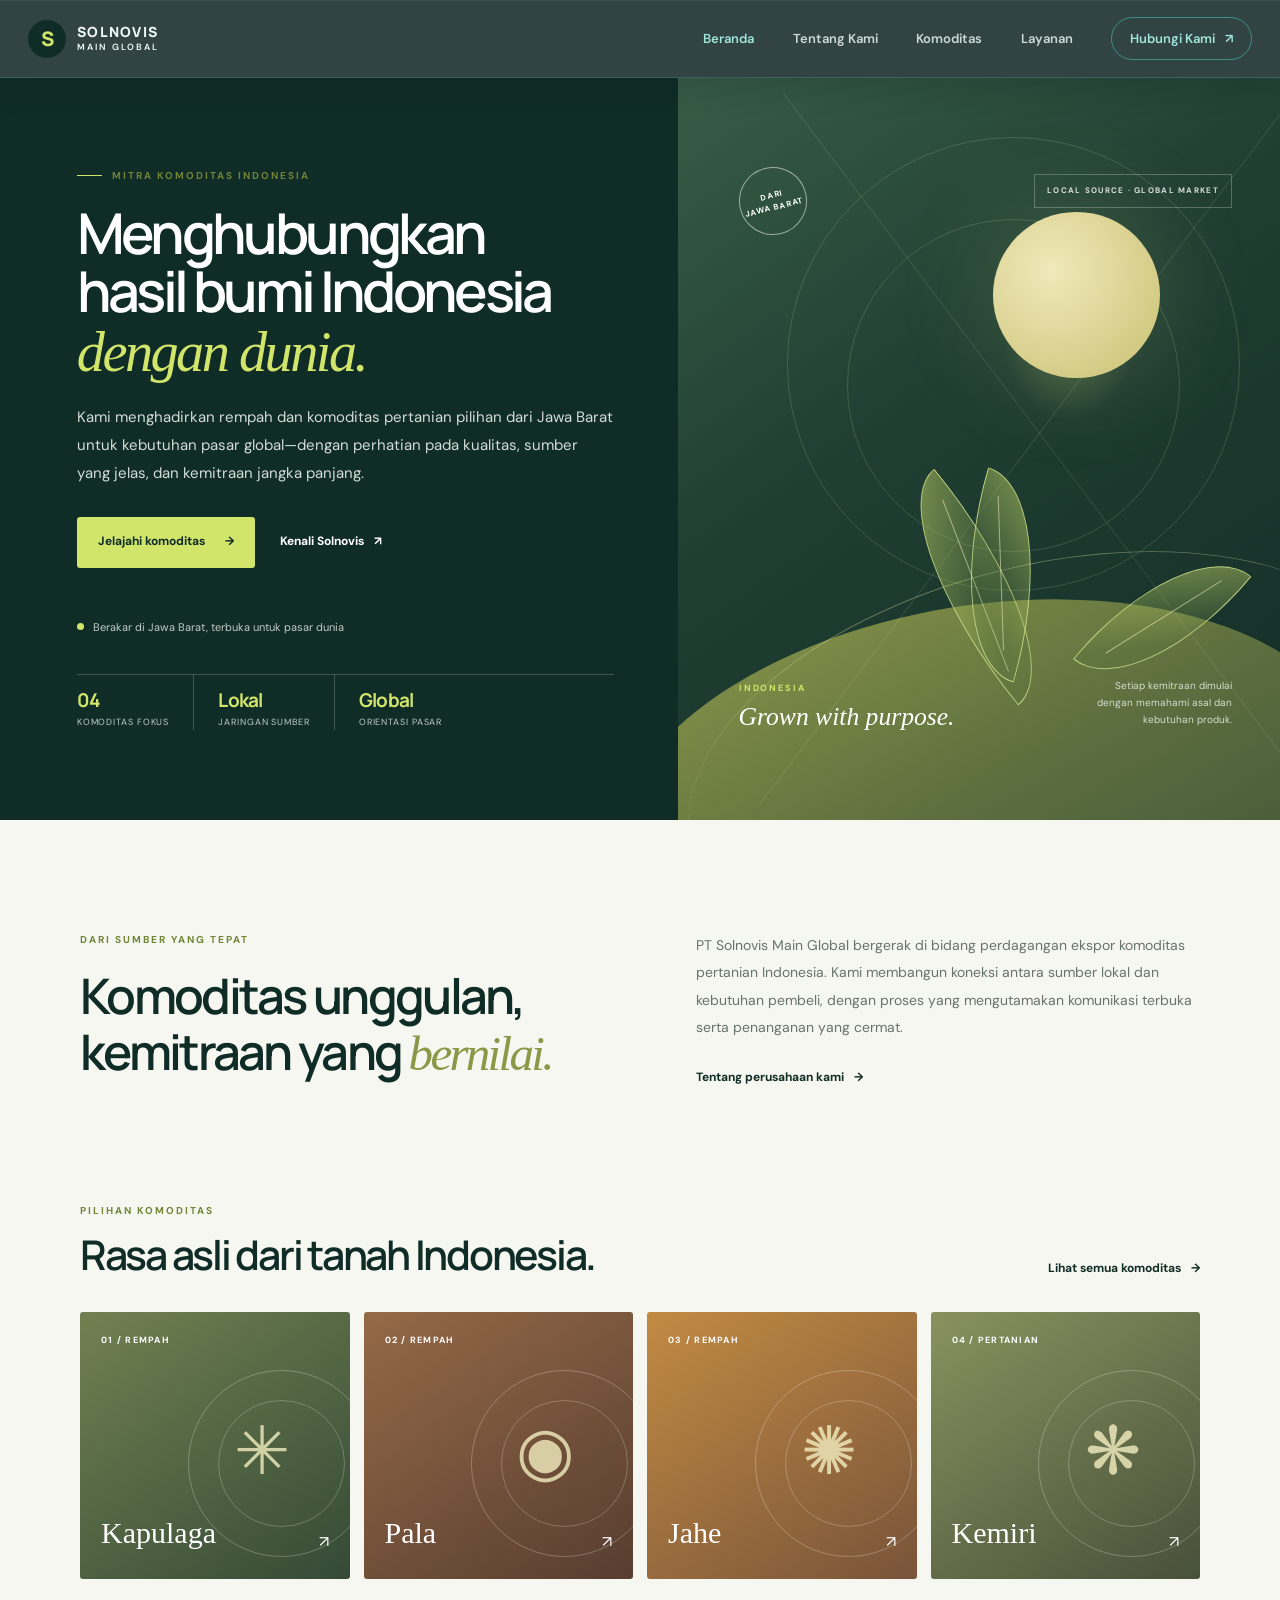
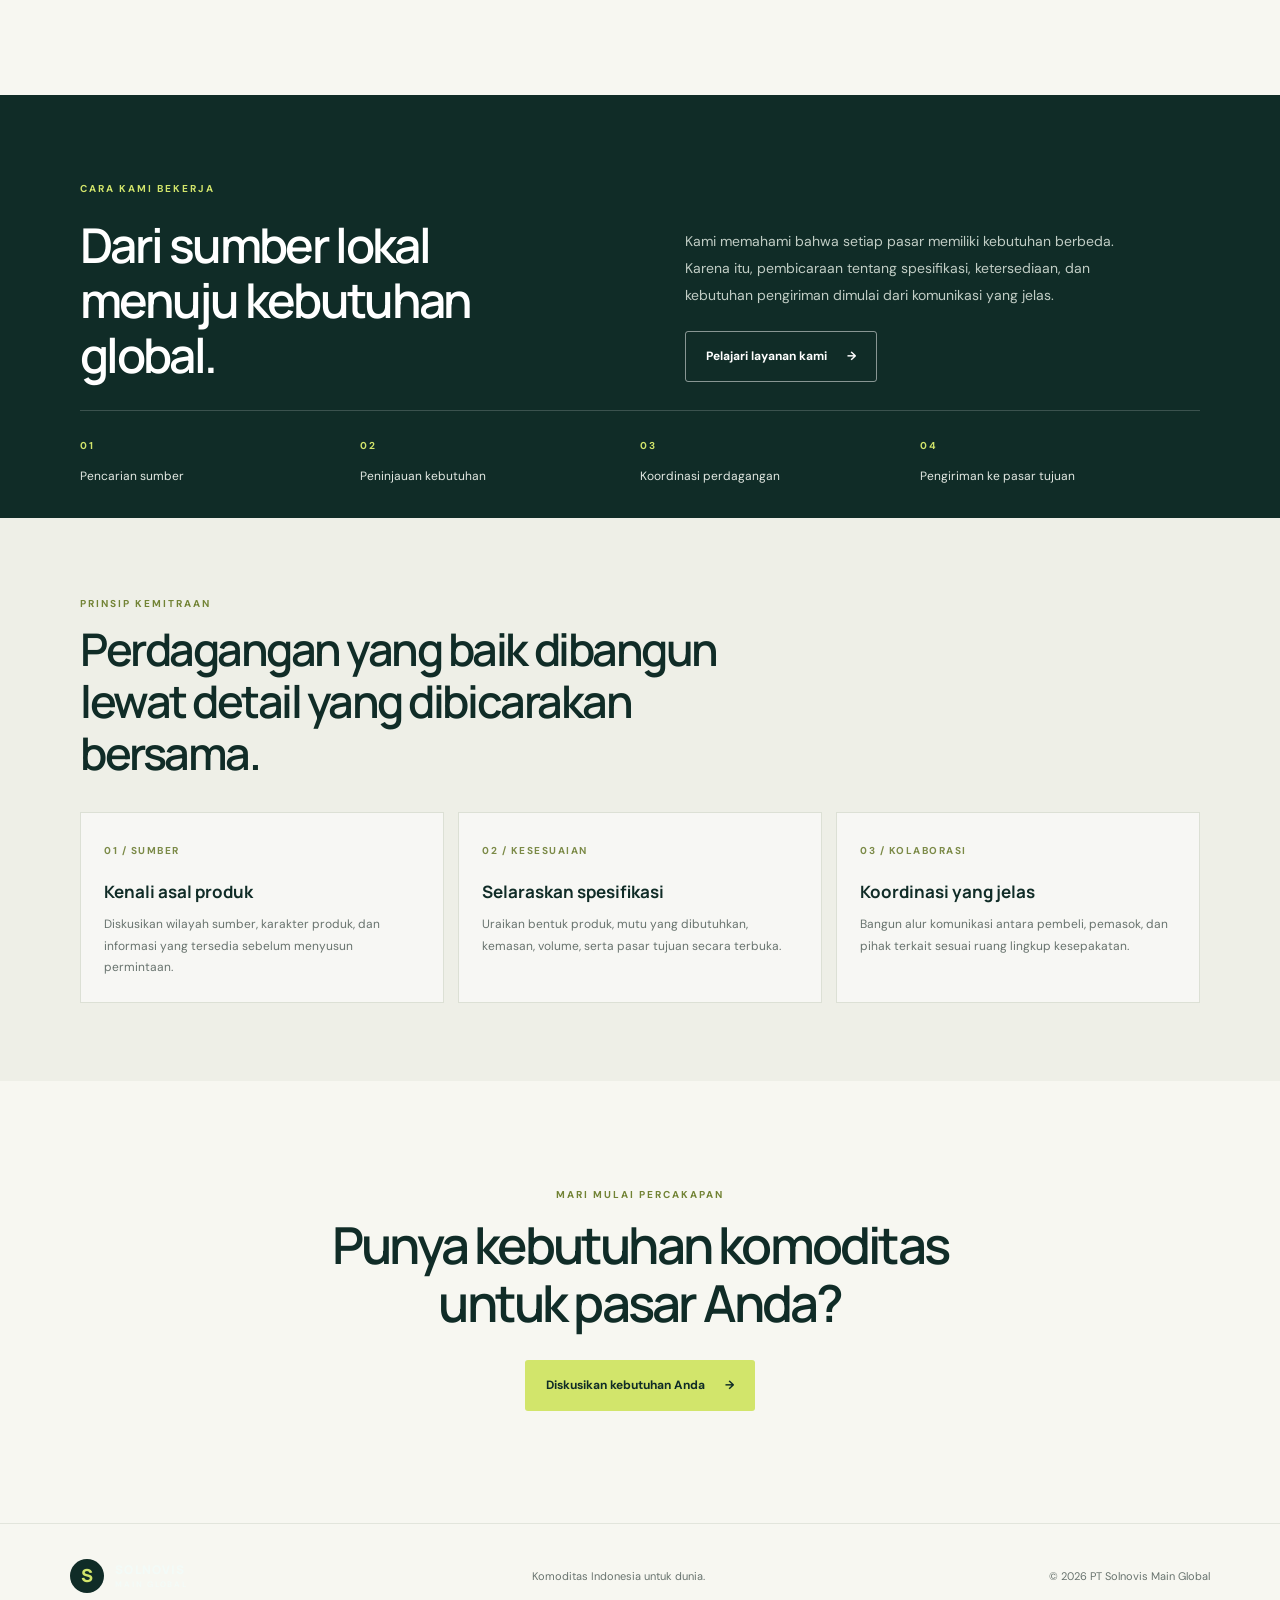
<file: index.html>
<!doctype html>
<html lang="id">
<head>
    <meta charset="UTF-8">
    <meta name="viewport" content="width=device-width, initial-scale=1">
    <meta name="description" content="PT Solnovis Main Global menghubungkan komoditas rempah dan hasil pertanian Indonesia dengan kebutuhan pasar global.">
    <meta name="theme-color" content="#102c27">
    <title>PT Solnovis Main Global | Komoditas Indonesia untuk Dunia</title>
    <link rel="preconnect" href="https://fonts.googleapis.com">
    <link rel="preconnect" href="https://fonts.gstatic.com" crossorigin>
    <link href="https://fonts.googleapis.com/css2?family=DM+Sans:wght@400;500;600;700&family=Manrope:wght@400;500;600;700;800&display=swap" rel="stylesheet">
    <link rel="stylesheet" href="style.css">
    <script src="script.js" defer></script>
</head>
<body>
    <header class="site-header">
        <a class="brand" href="index.html" aria-label="PT Solnovis Main Global, beranda">
            <span class="brand-mark" aria-hidden="true">S</span>
            <span class="brand-name">SOLNOVIS<span>MAIN GLOBAL</span></span>
        </a>
        <button class="menu-toggle" type="button" aria-expanded="false" aria-controls="primary-nav" aria-label="Buka menu navigasi">
            <span></span><span></span>
        </button>
        <nav class="primary-nav" id="primary-nav" aria-label="Navigasi utama">
            <a class="active" href="index.html" aria-current="page">Beranda</a>
            <a href="about.html">Tentang Kami</a>
            <a href="product.html">Komoditas</a>
            <a href="services.html">Layanan</a>
            <a class="nav-cta" href="contact.html">Hubungi Kami <span aria-hidden="true">↗</span></a>
        </nav>
    </header>

    <main>
        <section class="hero">
            <div class="hero-content">
                <p class="eyebrow"><span class="eyebrow-line"></span> Mitra komoditas Indonesia</p>
                <h1>Menghubungkan hasil bumi Indonesia <span>dengan dunia.</span></h1>
                <p class="hero-copy">Kami menghadirkan rempah dan komoditas pertanian pilihan dari Jawa Barat untuk kebutuhan pasar global—dengan perhatian pada kualitas, sumber yang jelas, dan kemitraan jangka panjang.</p>
                <div class="hero-actions">
                    <a class="button button-primary" href="product.html">Jelajahi komoditas <span aria-hidden="true">→</span></a>
                    <a class="text-link" href="about.html">Kenali Solnovis <span aria-hidden="true">↗</span></a>
                </div>
                <div class="hero-note"><span class="note-dot"></span> Berakar di Jawa Barat, terbuka untuk pasar dunia</div>
                <div class="hero-highlights" aria-label="Fokus perusahaan">
                    <div class="hero-highlight"><strong>04</strong><span>Komoditas fokus</span></div>
                    <div class="hero-highlight"><strong>Lokal</strong><span>Jaringan sumber</span></div>
                    <div class="hero-highlight"><strong>Global</strong><span>Orientasi pasar</span></div>
                </div>
            </div>
            <div class="hero-art" aria-label="Ilustrasi komoditas rempah dan pertanian" role="img">
                <div class="art-orbit orbit-one"></div>
                <div class="art-orbit orbit-two"></div>
                <div class="art-sun"></div>
                <div class="art-leaf leaf-one"></div>
                <div class="art-leaf leaf-two"></div>
                <div class="art-leaf leaf-three"></div>
                <div class="art-ground"></div>
                <div class="art-label"><span>INDONESIA</span><strong>Grown with purpose.</strong></div>
                <div class="art-stamp">DARI<br>JAWA BARAT</div>
                <div class="art-coordinate">LOCAL SOURCE · GLOBAL MARKET</div>
                <p class="art-caption">Setiap kemitraan dimulai dengan memahami asal dan kebutuhan produk.</p>
            </div>
        </section>

        <section class="intro-section section-wrap">
            <div class="section-heading">
                <p class="eyebrow">Dari sumber yang tepat</p>
                <h2>Komoditas unggulan,<br>kemitraan yang <em>bernilai.</em></h2>
            </div>
            <div class="intro-copy">
                <p>PT Solnovis Main Global bergerak di bidang perdagangan ekspor komoditas pertanian Indonesia. Kami membangun koneksi antara sumber lokal dan kebutuhan pembeli, dengan proses yang mengutamakan komunikasi terbuka serta penanganan yang cermat.</p>
                <a class="text-link" href="about.html">Tentang perusahaan kami <span aria-hidden="true">→</span></a>
            </div>
        </section>

        <section class="commodity-section section-wrap">
            <div class="section-topline">
                <div>
                    <p class="eyebrow">Pilihan komoditas</p>
                    <h2>Rasa asli dari tanah Indonesia.</h2>
                </div>
                <a class="text-link" href="product.html">Lihat semua komoditas <span aria-hidden="true">→</span></a>
            </div>
            <div class="commodity-grid">
                <a class="commodity-card spice-card card-cardamom" href="product.html#kapulaga">
                    <span class="commodity-number">01 / REMPAH</span><span class="spice-symbol" aria-hidden="true">✳</span>
                    <h3>Kapulaga</h3><span class="card-arrow" aria-hidden="true">↗</span>
                </a>
                <a class="commodity-card spice-card card-nutmeg" href="product.html#pala">
                    <span class="commodity-number">02 / REMPAH</span><span class="spice-symbol" aria-hidden="true">◉</span>
                    <h3>Pala</h3><span class="card-arrow" aria-hidden="true">↗</span>
                </a>
                <a class="commodity-card spice-card card-ginger" href="product.html#jahe">
                    <span class="commodity-number">03 / REMPAH</span><span class="spice-symbol" aria-hidden="true">✺</span>
                    <h3>Jahe</h3><span class="card-arrow" aria-hidden="true">↗</span>
                </a>
                <a class="commodity-card spice-card card-candlenut" href="product.html#kemiri">
                    <span class="commodity-number">04 / PERTANIAN</span><span class="spice-symbol" aria-hidden="true">❋</span>
                    <h3>Kemiri</h3><span class="card-arrow" aria-hidden="true">↗</span>
                </a>
            </div>
        </section>

        <section class="approach-section">
            <div class="approach-inner section-wrap">
                <div>
                    <p class="eyebrow eyebrow-light">Cara kami bekerja</p>
                    <h2>Dari sumber lokal<br>menuju kebutuhan global.</h2>
                </div>
                <div class="approach-copy">
                    <p>Kami memahami bahwa setiap pasar memiliki kebutuhan berbeda. Karena itu, pembicaraan tentang spesifikasi, ketersediaan, dan kebutuhan pengiriman dimulai dari komunikasi yang jelas.</p>
                    <a class="button button-light" href="services.html">Pelajari layanan kami <span aria-hidden="true">→</span></a>
                </div>
                <div class="approach-steps" aria-label="Tahapan kerja">
                    <div><span>01</span><p>Pencarian sumber</p></div>
                    <div><span>02</span><p>Peninjauan kebutuhan</p></div>
                    <div><span>03</span><p>Koordinasi perdagangan</p></div>
                    <div><span>04</span><p>Pengiriman ke pasar tujuan</p></div>
                </div>
            </div>
        </section>

        <section class="info-band">
            <div class="section-wrap">
                <p class="eyebrow">Prinsip kemitraan</p>
                <h2>Perdagangan yang baik dibangun lewat detail yang dibicarakan bersama.</h2>
                <div class="info-grid">
                    <article class="info-card"><span>01 / SUMBER</span><h3>Kenali asal produk</h3><p>Diskusikan wilayah sumber, karakter produk, dan informasi yang tersedia sebelum menyusun permintaan.</p></article>
                    <article class="info-card"><span>02 / KESESUAIAN</span><h3>Selaraskan spesifikasi</h3><p>Uraikan bentuk produk, mutu yang dibutuhkan, kemasan, volume, serta pasar tujuan secara terbuka.</p></article>
                    <article class="info-card"><span>03 / KOLABORASI</span><h3>Koordinasi yang jelas</h3><p>Bangun alur komunikasi antara pembeli, pemasok, dan pihak terkait sesuai ruang lingkup kesepakatan.</p></article>
                </div>
            </div>
        </section>

        <section class="closing-cta section-wrap">
            <p class="eyebrow">Mari mulai percakapan</p>
            <h2>Punya kebutuhan komoditas<br>untuk pasar Anda?</h2>
            <a class="button button-primary" href="contact.html">Diskusikan kebutuhan Anda <span aria-hidden="true">→</span></a>
        </section>
    </main>

    <footer class="site-footer">
        <a class="brand brand-footer" href="index.html">
            <span class="brand-mark" aria-hidden="true">S</span>
            <span class="brand-name">SOLNOVIS<span>MAIN GLOBAL</span></span>
        </a>
        <p>Komoditas Indonesia untuk dunia.</p>
        <span class="footer-copyright">© <span data-year>2026</span> PT Solnovis Main Global</span>
    </footer>
</body>
</html>
</file>
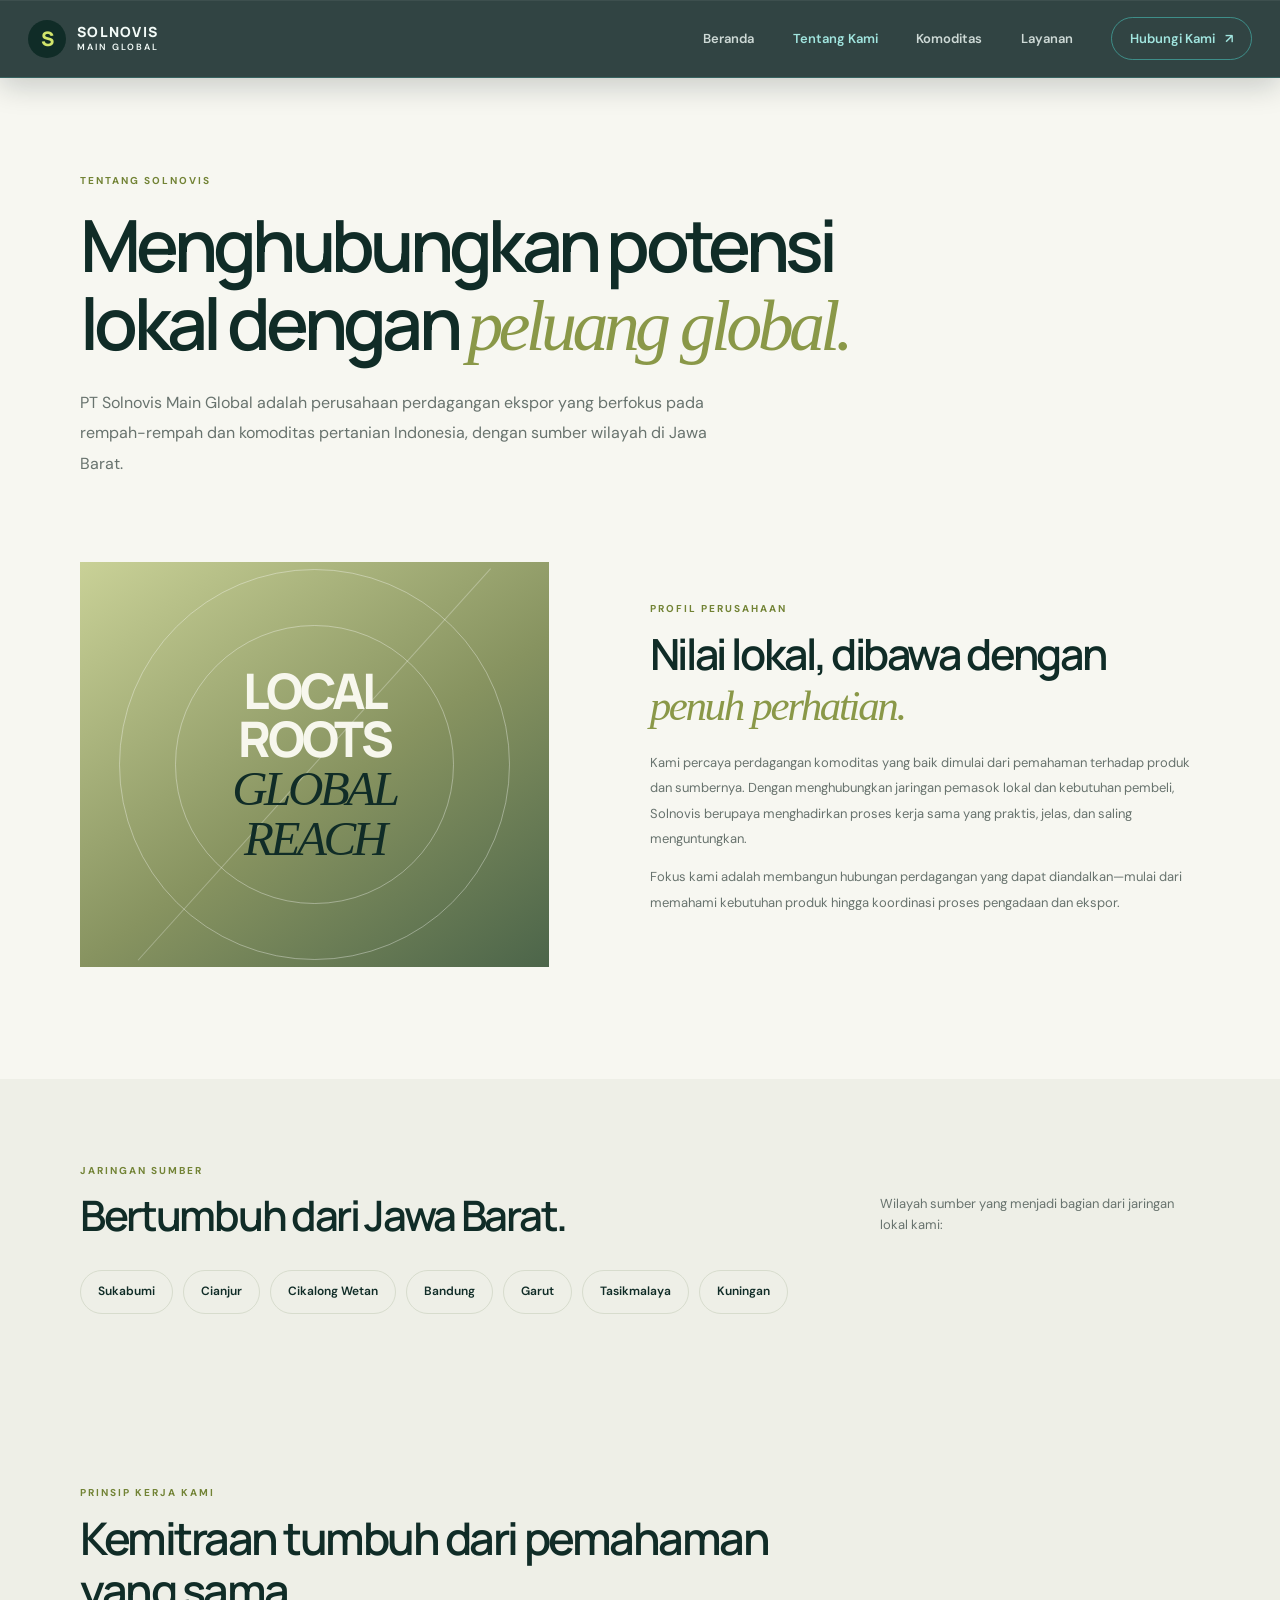
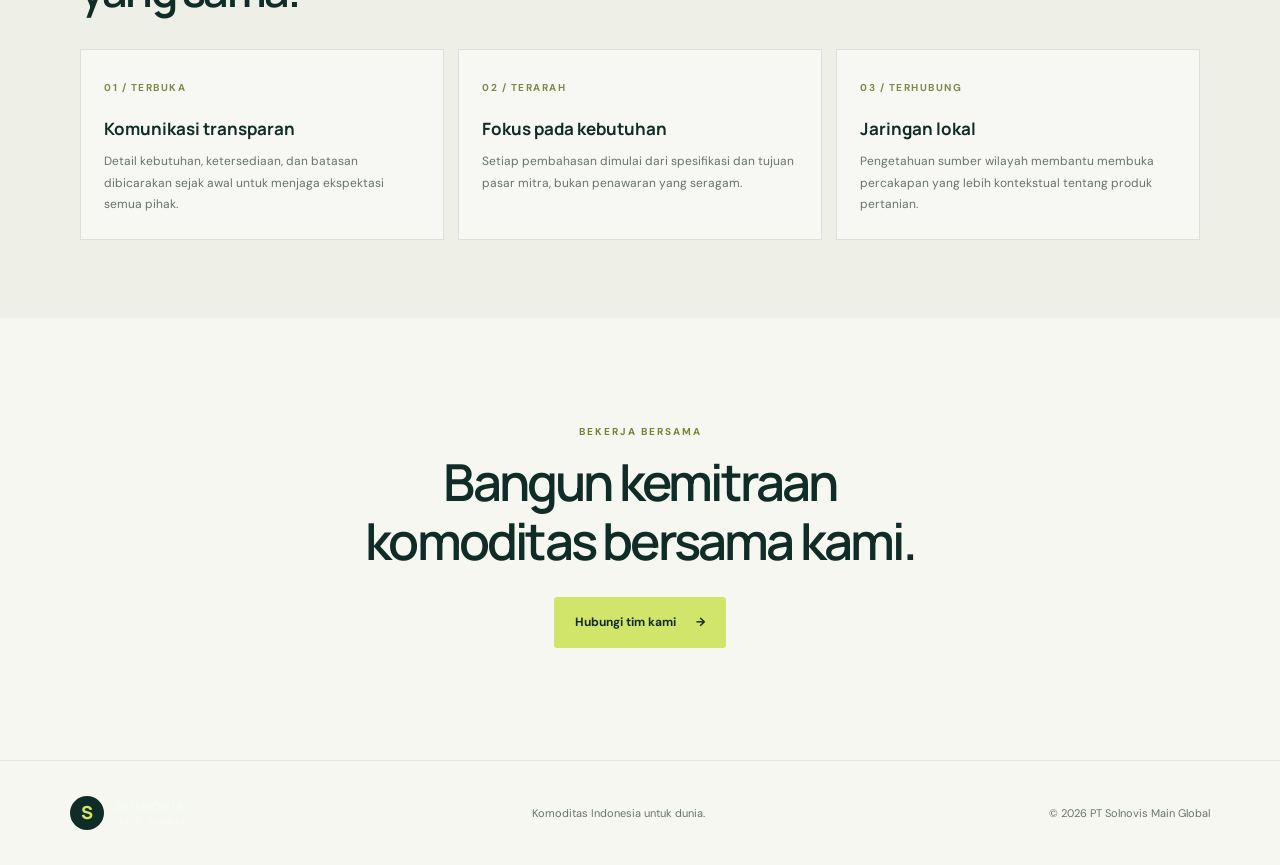
<file: about.html>
<!doctype html>
<html lang="id">
<head>
    <meta charset="UTF-8">
    <meta name="viewport" content="width=device-width, initial-scale=1">
    <meta name="description" content="Kenali PT Solnovis Main Global, mitra perdagangan ekspor komoditas pertanian dan rempah Indonesia dari Jawa Barat.">
    <meta name="theme-color" content="#102c27">
    <title>Tentang Kami | PT Solnovis Main Global</title>
    <link rel="preconnect" href="https://fonts.googleapis.com">
    <link rel="preconnect" href="https://fonts.gstatic.com" crossorigin>
    <link href="https://fonts.googleapis.com/css2?family=DM+Sans:wght@400;500;600;700&family=Manrope:wght@400;500;600;700;800&display=swap" rel="stylesheet">
    <link rel="stylesheet" href="style.css">
    <script src="script.js" defer></script>
</head>
<body>
    <header class="site-header">
        <a class="brand" href="index.html" aria-label="PT Solnovis Main Global, beranda"><span class="brand-mark" aria-hidden="true">S</span><span class="brand-name">SOLNOVIS<span>MAIN GLOBAL</span></span></a>
        <button class="menu-toggle" type="button" aria-expanded="false" aria-controls="primary-nav" aria-label="Buka menu navigasi"><span></span><span></span></button>
        <nav class="primary-nav" id="primary-nav" aria-label="Navigasi utama">
            <a href="index.html">Beranda</a><a class="active" href="about.html" aria-current="page">Tentang Kami</a><a href="product.html">Komoditas</a><a href="services.html">Layanan</a><a class="nav-cta" href="contact.html">Hubungi Kami <span aria-hidden="true">↗</span></a>
        </nav>
    </header>
    <main>
        <section class="page-hero section-wrap">
            <p class="eyebrow">Tentang Solnovis</p>
            <h1>Menghubungkan potensi lokal dengan <em>peluang global.</em></h1>
            <p class="page-lead">PT Solnovis Main Global adalah perusahaan perdagangan ekspor yang berfokus pada rempah-rempah dan komoditas pertanian Indonesia, dengan sumber wilayah di Jawa Barat.</p>
        </section>
        <section class="story-section section-wrap">
            <div class="story-art" aria-hidden="true"><span class="story-art-label">LOCAL<br>ROOTS<br><i>GLOBAL<br>REACH</i></span><span class="story-art-orbit"></span></div>
            <div class="story-copy">
                <p class="eyebrow">Profil perusahaan</p>
                <h2>Nilai lokal, dibawa dengan <em>penuh perhatian.</em></h2>
                <p>Kami percaya perdagangan komoditas yang baik dimulai dari pemahaman terhadap produk dan sumbernya. Dengan menghubungkan jaringan pemasok lokal dan kebutuhan pembeli, Solnovis berupaya menghadirkan proses kerja sama yang praktis, jelas, dan saling menguntungkan.</p>
                <p>Fokus kami adalah membangun hubungan perdagangan yang dapat diandalkan—mulai dari memahami kebutuhan produk hingga koordinasi proses pengadaan dan ekspor.</p>
            </div>
        </section>
        <section class="regions-section">
            <div class="section-wrap">
                <div class="section-topline">
                    <div><p class="eyebrow">Jaringan sumber</p><h2>Bertumbuh dari Jawa Barat.</h2></div>
                    <p class="regions-intro">Wilayah sumber yang menjadi bagian dari jaringan lokal kami:</p>
                </div>
                <div class="region-list"><span>Sukabumi</span><span>Cianjur</span><span>Cikalong Wetan</span><span>Bandung</span><span>Garut</span><span>Tasikmalaya</span><span>Kuningan</span></div>
            </div>
        </section>
        <section class="info-band">
            <div class="section-wrap">
                <p class="eyebrow">Prinsip kerja kami</p>
                <h2>Kemitraan tumbuh dari pemahaman yang sama.</h2>
                <div class="info-grid">
                    <article class="info-card"><span>01 / TERBUKA</span><h3>Komunikasi transparan</h3><p>Detail kebutuhan, ketersediaan, dan batasan dibicarakan sejak awal untuk menjaga ekspektasi semua pihak.</p></article>
                    <article class="info-card"><span>02 / TERARAH</span><h3>Fokus pada kebutuhan</h3><p>Setiap pembahasan dimulai dari spesifikasi dan tujuan pasar mitra, bukan penawaran yang seragam.</p></article>
                    <article class="info-card"><span>03 / TERHUBUNG</span><h3>Jaringan lokal</h3><p>Pengetahuan sumber wilayah membantu membuka percakapan yang lebih kontekstual tentang produk pertanian.</p></article>
                </div>
            </div>
        </section>
        <section class="closing-cta section-wrap">
            <p class="eyebrow">Bekerja bersama</p><h2>Bangun kemitraan<br>komoditas bersama kami.</h2>
            <a class="button button-primary" href="contact.html">Hubungi tim kami <span aria-hidden="true">→</span></a>
        </section>
    </main>
    <footer class="site-footer">
        <a class="brand brand-footer" href="index.html"><span class="brand-mark" aria-hidden="true">S</span><span class="brand-name">SOLNOVIS<span>MAIN GLOBAL</span></span></a>
        <p>Komoditas Indonesia untuk dunia.</p><span class="footer-copyright">© <span data-year>2026</span> PT Solnovis Main Global</span>
    </footer>
</body>
</html>
</file>
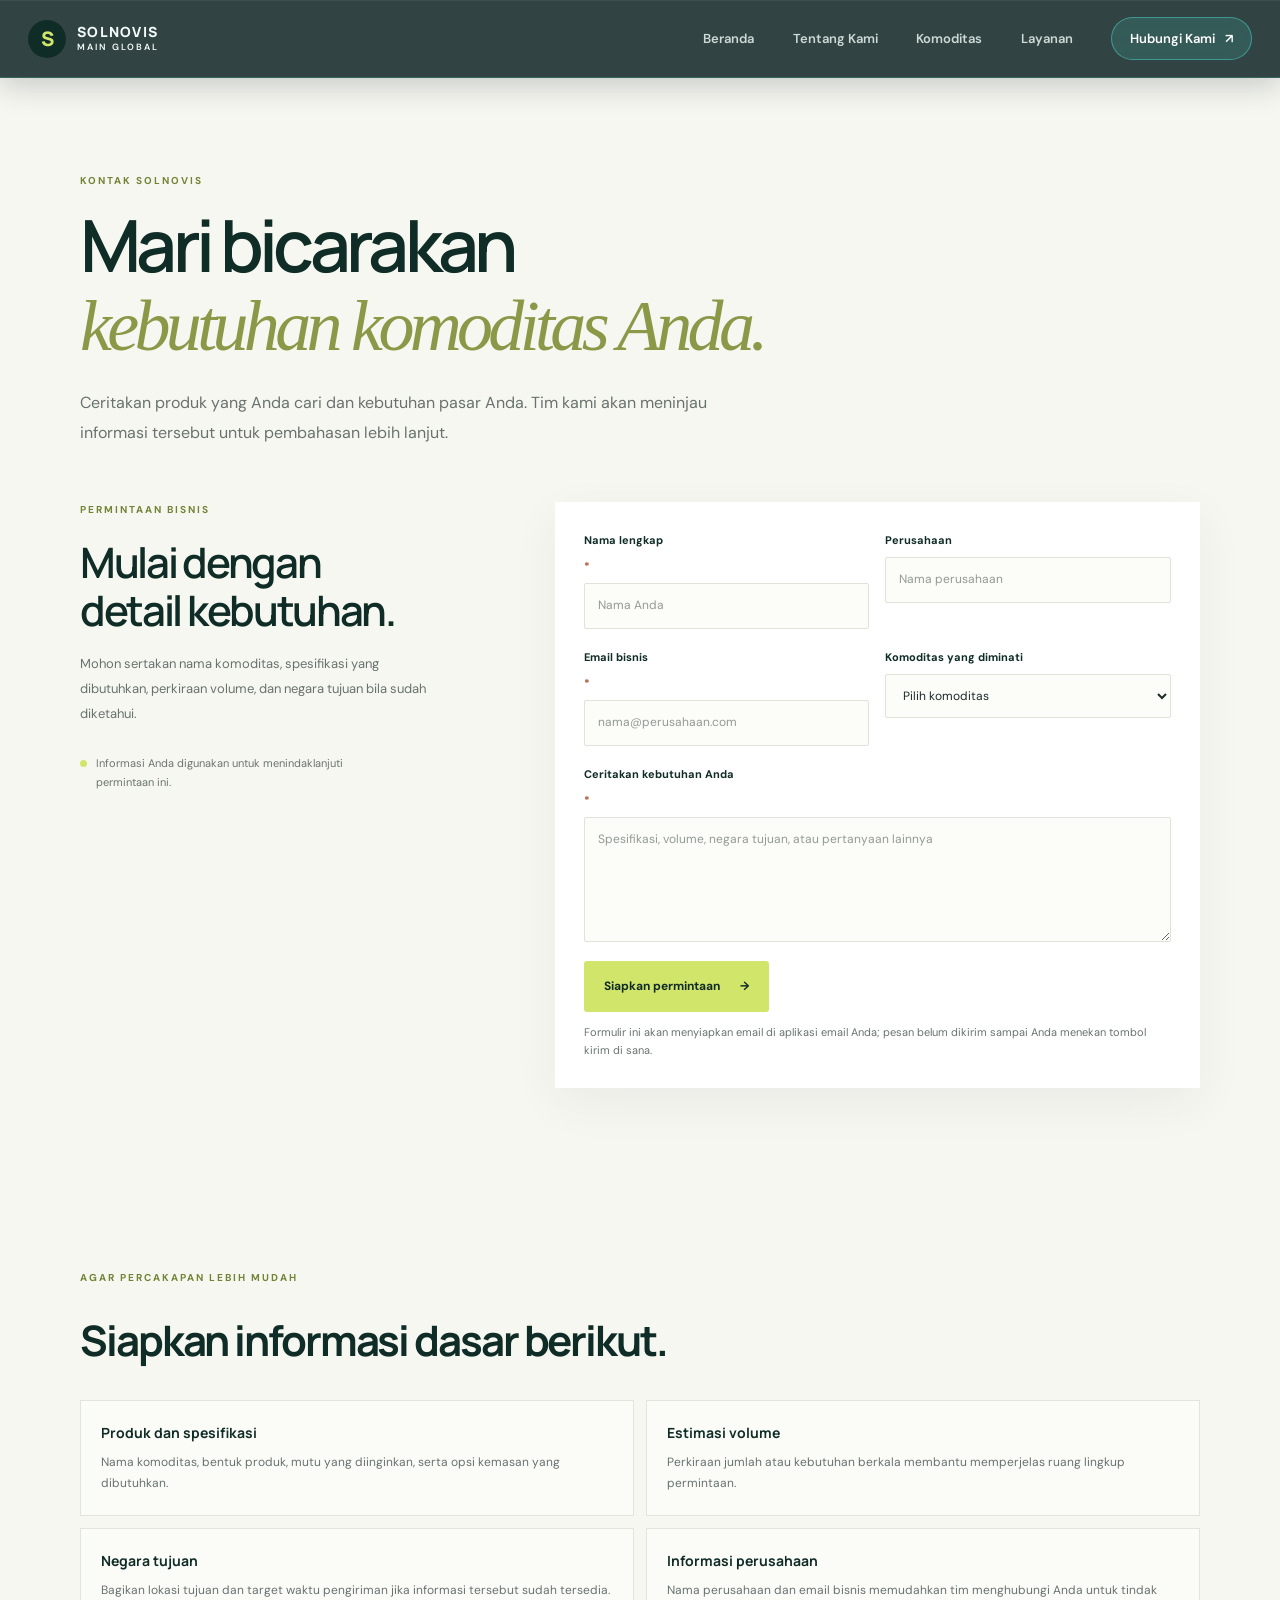
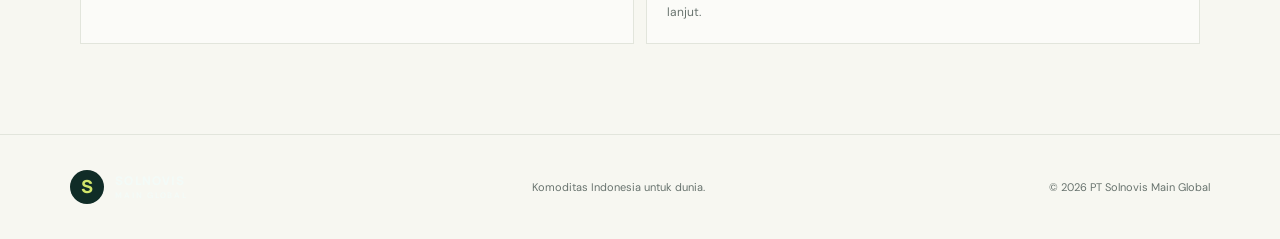
<file: contact.html>
<!doctype html>
<html lang="id">
<head>
    <meta charset="UTF-8">
    <meta name="viewport" content="width=device-width, initial-scale=1">
    <meta name="description" content="Hubungi PT Solnovis Main Global untuk mendiskusikan kebutuhan ekspor dan komoditas pertanian Indonesia.">
    <meta name="theme-color" content="#102c27">
    <title>Hubungi Kami | PT Solnovis Main Global</title>
    <link rel="preconnect" href="https://fonts.googleapis.com">
    <link rel="preconnect" href="https://fonts.gstatic.com" crossorigin>
    <link href="https://fonts.googleapis.com/css2?family=DM+Sans:wght@400;500;600;700&family=Manrope:wght@400;500;600;700;800&display=swap" rel="stylesheet">
    <link rel="stylesheet" href="style.css">
    <script src="script.js" defer></script>
</head>
<body>
    <header class="site-header">
        <a class="brand" href="index.html" aria-label="PT Solnovis Main Global, beranda"><span class="brand-mark" aria-hidden="true">S</span><span class="brand-name">SOLNOVIS<span>MAIN GLOBAL</span></span></a>
        <button class="menu-toggle" type="button" aria-expanded="false" aria-controls="primary-nav" aria-label="Buka menu navigasi"><span></span><span></span></button>
        <nav class="primary-nav" id="primary-nav" aria-label="Navigasi utama">
            <a href="index.html">Beranda</a><a href="about.html">Tentang Kami</a><a href="product.html">Komoditas</a><a href="services.html">Layanan</a><a class="nav-cta active" href="contact.html" aria-current="page">Hubungi Kami <span aria-hidden="true">↗</span></a>
        </nav>
    </header>
    <main>
        <section class="page-hero section-wrap contact-page-hero">
            <p class="eyebrow">Kontak Solnovis</p>
            <h1>Mari bicarakan<br><em>kebutuhan komoditas Anda.</em></h1>
            <p class="page-lead">Ceritakan produk yang Anda cari dan kebutuhan pasar Anda. Tim kami akan meninjau informasi tersebut untuk pembahasan lebih lanjut.</p>
        </section>
        <section class="contact-section section-wrap">
            <div class="contact-aside">
                <p class="eyebrow">Permintaan bisnis</p>
                <h2>Mulai dengan<br>detail kebutuhan.</h2>
                <p>Mohon sertakan nama komoditas, spesifikasi yang dibutuhkan, perkiraan volume, dan negara tujuan bila sudah diketahui.</p>
                <div class="contact-note"><span class="note-dot"></span><span>Informasi Anda digunakan untuk menindaklanjuti permintaan ini.</span></div>
            </div>
            <form class="contact-form" id="inquiry-form">
                <div class="form-row">
                    <label for="name">Nama lengkap <span>*</span><input id="name" name="name" type="text" autocomplete="name" placeholder="Nama Anda" required></label>
                    <label for="company">Perusahaan<input id="company" name="company" type="text" autocomplete="organization" placeholder="Nama perusahaan"></label>
                </div>
                <div class="form-row">
                    <label for="email">Email bisnis <span>*</span><input id="email" name="email" type="email" autocomplete="email" placeholder="nama@perusahaan.com" required></label>
                    <label for="product">Komoditas yang diminati
                        <select id="product" name="product">
                            <option value="">Pilih komoditas</option><option value="Kapulaga">Kapulaga</option><option value="Pala">Pala</option><option value="Jahe">Jahe</option><option value="Kemiri">Kemiri</option><option value="Lainnya">Lainnya</option>
                        </select>
                    </label>
                </div>
                <label for="message">Ceritakan kebutuhan Anda <span>*</span><textarea id="message" name="message" rows="5" placeholder="Spesifikasi, volume, negara tujuan, atau pertanyaan lainnya" required></textarea></label>
                <button class="button button-primary form-submit" type="submit">Siapkan permintaan <span aria-hidden="true">→</span></button>
                <p class="form-status" id="form-status" role="status" aria-live="polite">Formulir ini akan menyiapkan email di aplikasi email Anda; pesan belum dikirim sampai Anda menekan tombol kirim di sana.</p>
            </form>
        </section>
        <section class="faq-section section-wrap">
            <p class="eyebrow">Agar percakapan lebih mudah</p>
            <h2>Siapkan informasi dasar berikut.</h2>
            <div class="faq-list">
                <article class="faq-item"><h3>Produk dan spesifikasi</h3><p>Nama komoditas, bentuk produk, mutu yang diinginkan, serta opsi kemasan yang dibutuhkan.</p></article>
                <article class="faq-item"><h3>Estimasi volume</h3><p>Perkiraan jumlah atau kebutuhan berkala membantu memperjelas ruang lingkup permintaan.</p></article>
                <article class="faq-item"><h3>Negara tujuan</h3><p>Bagikan lokasi tujuan dan target waktu pengiriman jika informasi tersebut sudah tersedia.</p></article>
                <article class="faq-item"><h3>Informasi perusahaan</h3><p>Nama perusahaan dan email bisnis memudahkan tim menghubungi Anda untuk tindak lanjut.</p></article>
            </div>
        </section>
    </main>
    <footer class="site-footer">
        <a class="brand brand-footer" href="index.html"><span class="brand-mark" aria-hidden="true">S</span><span class="brand-name">SOLNOVIS<span>MAIN GLOBAL</span></span></a>
        <p>Komoditas Indonesia untuk dunia.</p><span class="footer-copyright">© <span data-year>2026</span> PT Solnovis Main Global</span>
    </footer>
</body>
</html>
</file>
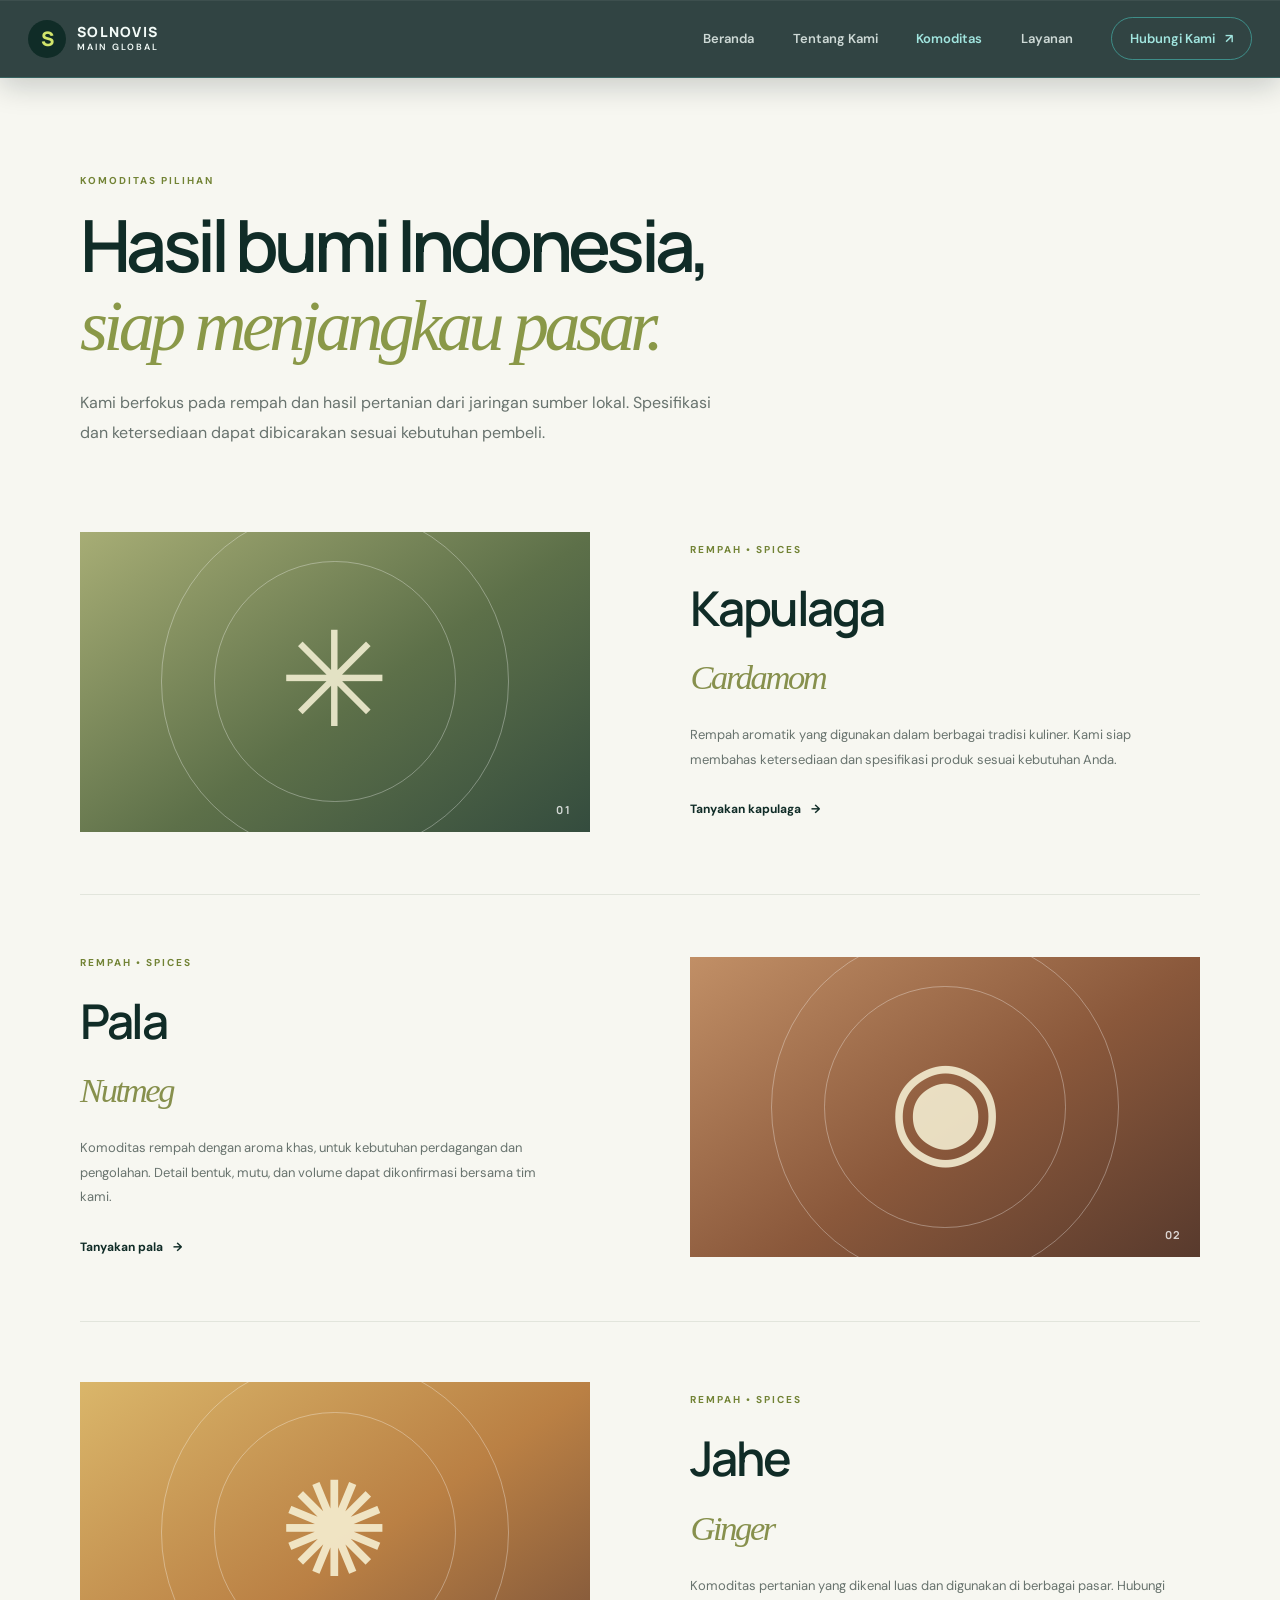
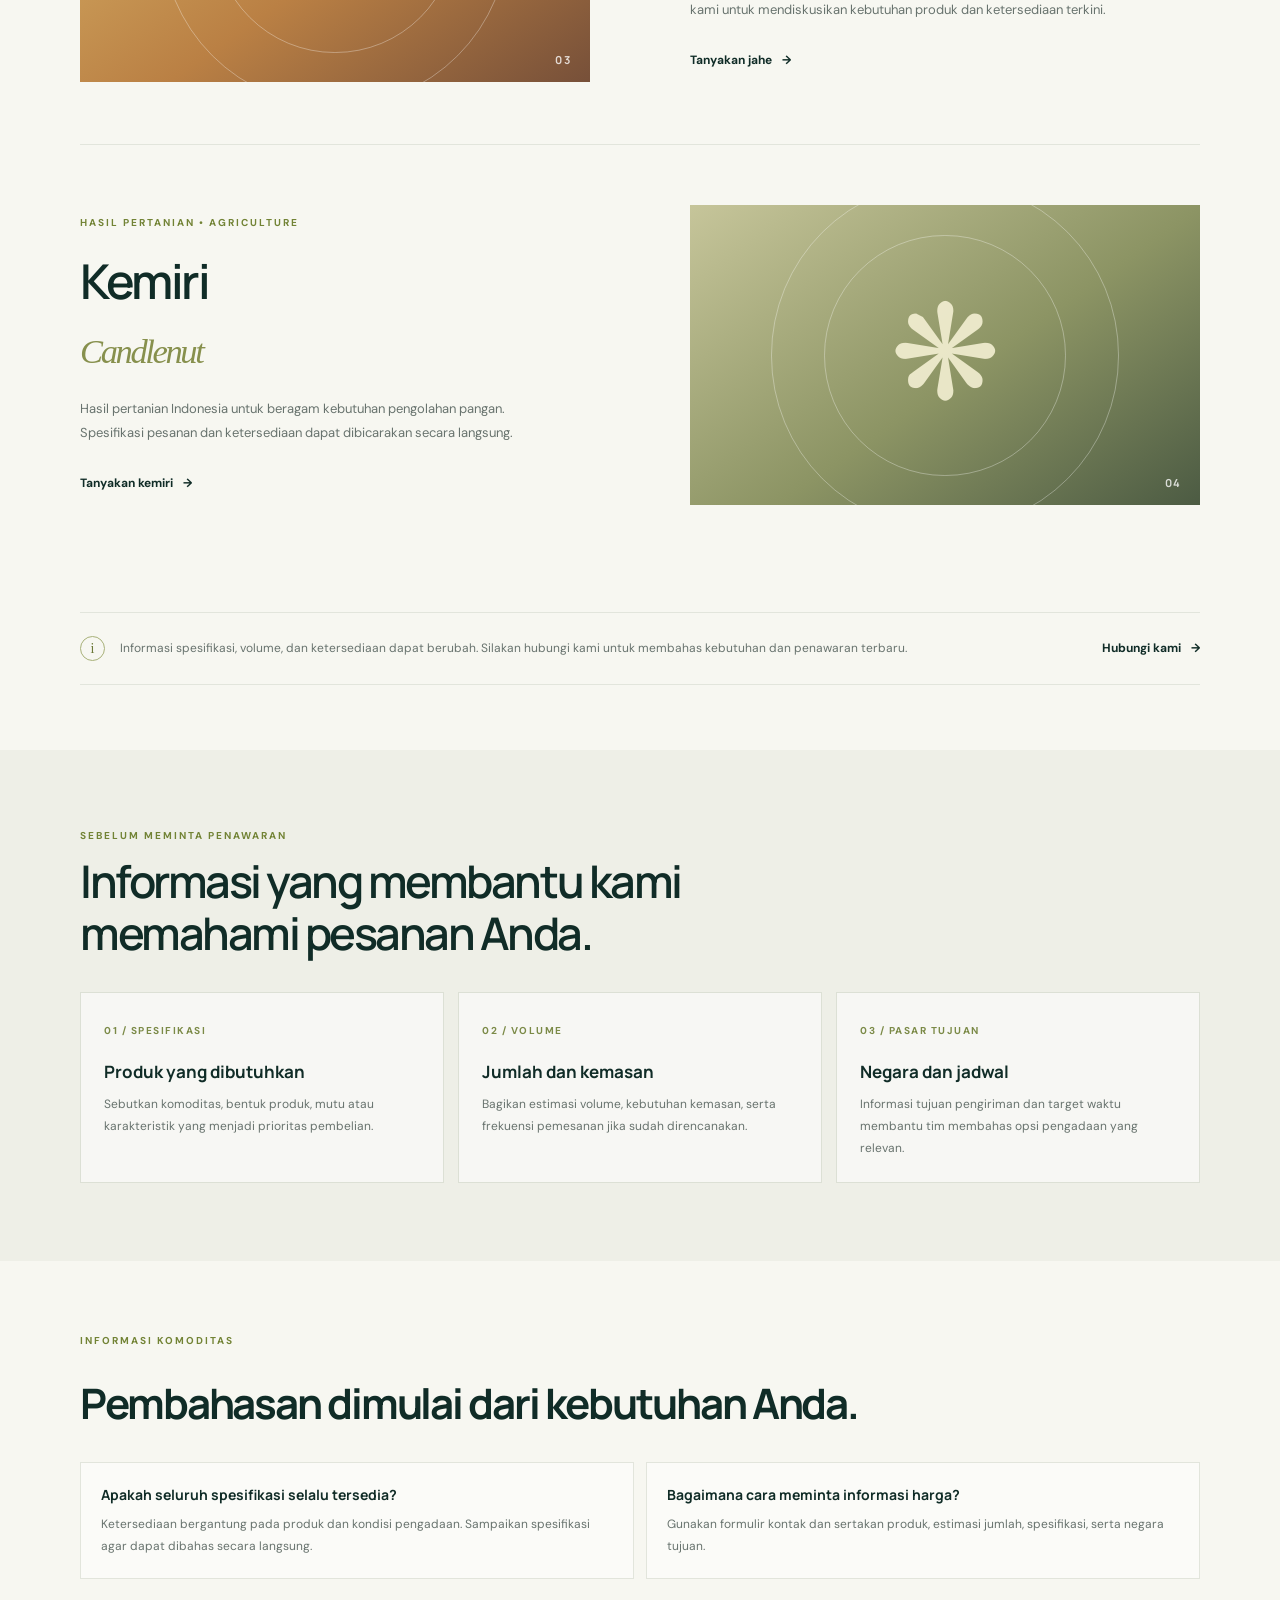
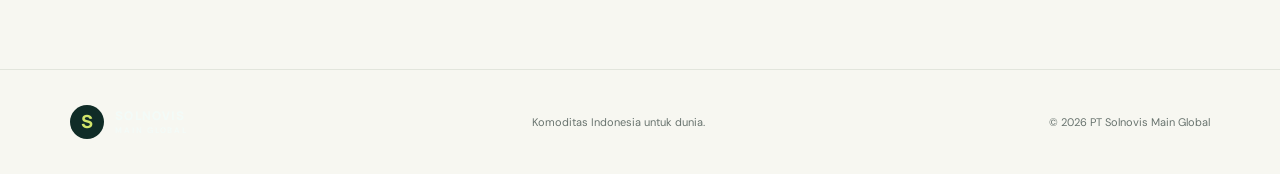
<file: product.html>
<!doctype html>
<html lang="id">
<head>
    <meta charset="UTF-8">
    <meta name="viewport" content="width=device-width, initial-scale=1">
    <meta name="description" content="Jelajahi pilihan komoditas PT Solnovis Main Global: kapulaga, pala, jahe, dan kemiri dari Indonesia.">
    <meta name="theme-color" content="#102c27">
    <title>Komoditas | PT Solnovis Main Global</title>
    <link rel="preconnect" href="https://fonts.googleapis.com">
    <link rel="preconnect" href="https://fonts.gstatic.com" crossorigin>
    <link href="https://fonts.googleapis.com/css2?family=DM+Sans:wght@400;500;600;700&family=Manrope:wght@400;500;600;700;800&display=swap" rel="stylesheet">
    <link rel="stylesheet" href="style.css">
    <script src="script.js" defer></script>
</head>
<body>
    <header class="site-header">
        <a class="brand" href="index.html" aria-label="PT Solnovis Main Global, beranda"><span class="brand-mark" aria-hidden="true">S</span><span class="brand-name">SOLNOVIS<span>MAIN GLOBAL</span></span></a>
        <button class="menu-toggle" type="button" aria-expanded="false" aria-controls="primary-nav" aria-label="Buka menu navigasi"><span></span><span></span></button>
        <nav class="primary-nav" id="primary-nav" aria-label="Navigasi utama">
            <a href="index.html">Beranda</a><a href="about.html">Tentang Kami</a><a class="active" href="product.html" aria-current="page">Komoditas</a><a href="services.html">Layanan</a><a class="nav-cta" href="contact.html">Hubungi Kami <span aria-hidden="true">↗</span></a>
        </nav>
    </header>
    <main>
        <section class="page-hero section-wrap">
            <p class="eyebrow">Komoditas pilihan</p>
            <h1>Hasil bumi Indonesia,<br><em>siap menjangkau pasar.</em></h1>
            <p class="page-lead">Kami berfokus pada rempah dan hasil pertanian dari jaringan sumber lokal. Spesifikasi dan ketersediaan dapat dibicarakan sesuai kebutuhan pembeli.</p>
        </section>
        <section class="products-list section-wrap">
            <article class="product-feature" id="kapulaga">
                <div class="product-visual product-visual-cardamom"><span class="product-visual-symbol" aria-hidden="true">✳</span><span class="product-visual-index">01</span></div>
                <div class="product-detail"><p class="eyebrow">Rempah • Spices</p><h2>Kapulaga <em>Cardamom</em></h2><p>Rempah aromatik yang digunakan dalam berbagai tradisi kuliner. Kami siap membahas ketersediaan dan spesifikasi produk sesuai kebutuhan Anda.</p><a class="text-link" href="contact.html?produk=Kapulaga">Tanyakan kapulaga <span aria-hidden="true">→</span></a></div>
            </article>
            <article class="product-feature product-reverse" id="pala">
                <div class="product-visual product-visual-nutmeg"><span class="product-visual-symbol" aria-hidden="true">◉</span><span class="product-visual-index">02</span></div>
                <div class="product-detail"><p class="eyebrow">Rempah • Spices</p><h2>Pala <em>Nutmeg</em></h2><p>Komoditas rempah dengan aroma khas, untuk kebutuhan perdagangan dan pengolahan. Detail bentuk, mutu, dan volume dapat dikonfirmasi bersama tim kami.</p><a class="text-link" href="contact.html?produk=Pala">Tanyakan pala <span aria-hidden="true">→</span></a></div>
            </article>
            <article class="product-feature" id="jahe">
                <div class="product-visual product-visual-ginger"><span class="product-visual-symbol" aria-hidden="true">✺</span><span class="product-visual-index">03</span></div>
                <div class="product-detail"><p class="eyebrow">Rempah • Spices</p><h2>Jahe <em>Ginger</em></h2><p>Komoditas pertanian yang dikenal luas dan digunakan di berbagai pasar. Hubungi kami untuk mendiskusikan kebutuhan produk dan ketersediaan terkini.</p><a class="text-link" href="contact.html?produk=Jahe">Tanyakan jahe <span aria-hidden="true">→</span></a></div>
            </article>
            <article class="product-feature product-reverse" id="kemiri">
                <div class="product-visual product-visual-candlenut"><span class="product-visual-symbol" aria-hidden="true">❋</span><span class="product-visual-index">04</span></div>
                <div class="product-detail"><p class="eyebrow">Hasil pertanian • Agriculture</p><h2>Kemiri <em>Candlenut</em></h2><p>Hasil pertanian Indonesia untuk beragam kebutuhan pengolahan pangan. Spesifikasi pesanan dan ketersediaan dapat dibicarakan secara langsung.</p><a class="text-link" href="contact.html?produk=Kemiri">Tanyakan kemiri <span aria-hidden="true">→</span></a></div>
            </article>
        </section>
        <section class="product-note section-wrap"><span class="note-icon" aria-hidden="true">i</span><p>Informasi spesifikasi, volume, dan ketersediaan dapat berubah. Silakan hubungi kami untuk membahas kebutuhan dan penawaran terbaru.</p><a class="text-link" href="contact.html">Hubungi kami <span aria-hidden="true">→</span></a></section>
        <section class="info-band">
            <div class="section-wrap">
                <p class="eyebrow">Sebelum meminta penawaran</p>
                <h2>Informasi yang membantu kami memahami pesanan Anda.</h2>
                <div class="info-grid">
                    <article class="info-card"><span>01 / SPESIFIKASI</span><h3>Produk yang dibutuhkan</h3><p>Sebutkan komoditas, bentuk produk, mutu atau karakteristik yang menjadi prioritas pembelian.</p></article>
                    <article class="info-card"><span>02 / VOLUME</span><h3>Jumlah dan kemasan</h3><p>Bagikan estimasi volume, kebutuhan kemasan, serta frekuensi pemesanan jika sudah direncanakan.</p></article>
                    <article class="info-card"><span>03 / PASAR TUJUAN</span><h3>Negara dan jadwal</h3><p>Informasi tujuan pengiriman dan target waktu membantu tim membahas opsi pengadaan yang relevan.</p></article>
                </div>
            </div>
        </section>
        <section class="faq-section section-wrap">
            <p class="eyebrow">Informasi komoditas</p>
            <h2>Pembahasan dimulai dari kebutuhan Anda.</h2>
            <div class="faq-list">
                <article class="faq-item"><h3>Apakah seluruh spesifikasi selalu tersedia?</h3><p>Ketersediaan bergantung pada produk dan kondisi pengadaan. Sampaikan spesifikasi agar dapat dibahas secara langsung.</p></article>
                <article class="faq-item"><h3>Bagaimana cara meminta informasi harga?</h3><p>Gunakan formulir kontak dan sertakan produk, estimasi jumlah, spesifikasi, serta negara tujuan.</p></article>
            </div>
        </section>
    </main>
    <footer class="site-footer">
        <a class="brand brand-footer" href="index.html"><span class="brand-mark" aria-hidden="true">S</span><span class="brand-name">SOLNOVIS<span>MAIN GLOBAL</span></span></a>
        <p>Komoditas Indonesia untuk dunia.</p><span class="footer-copyright">© <span data-year>2026</span> PT Solnovis Main Global</span>
    </footer>
</body>
</html>
</file>
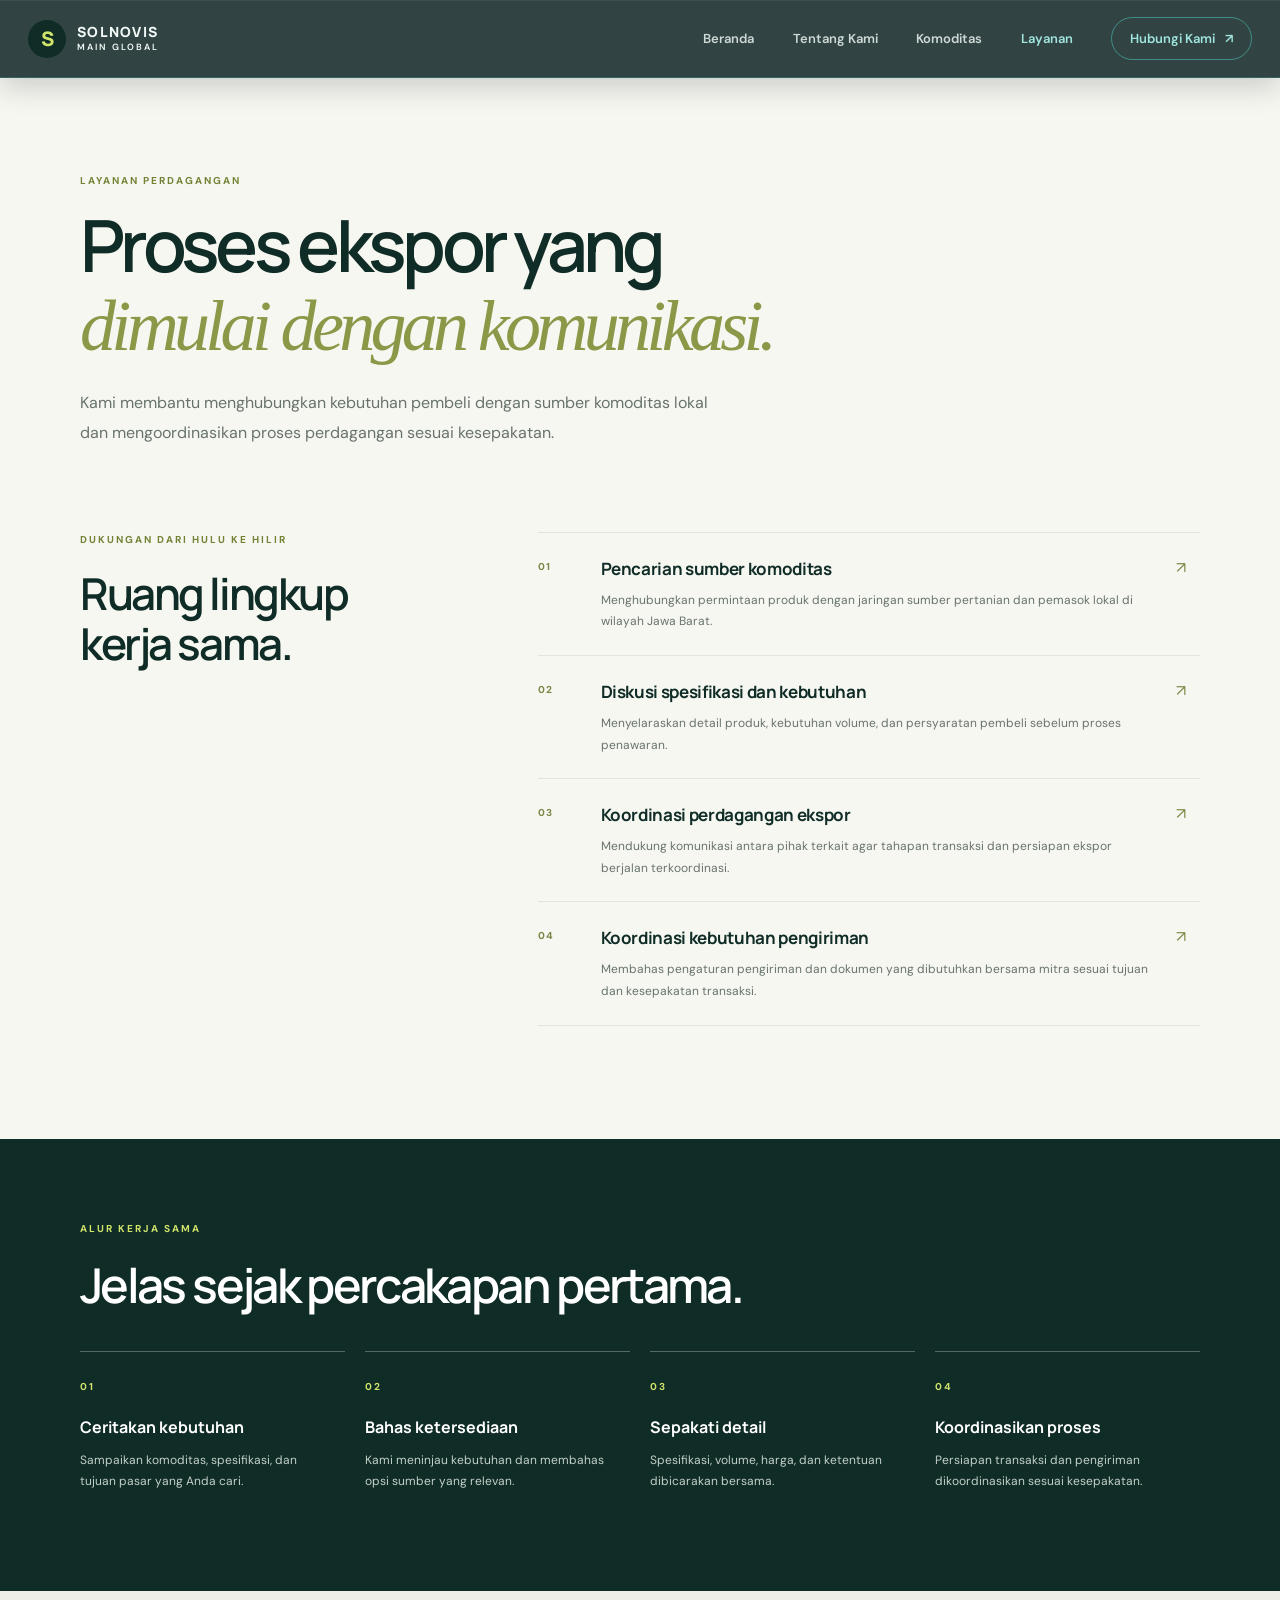
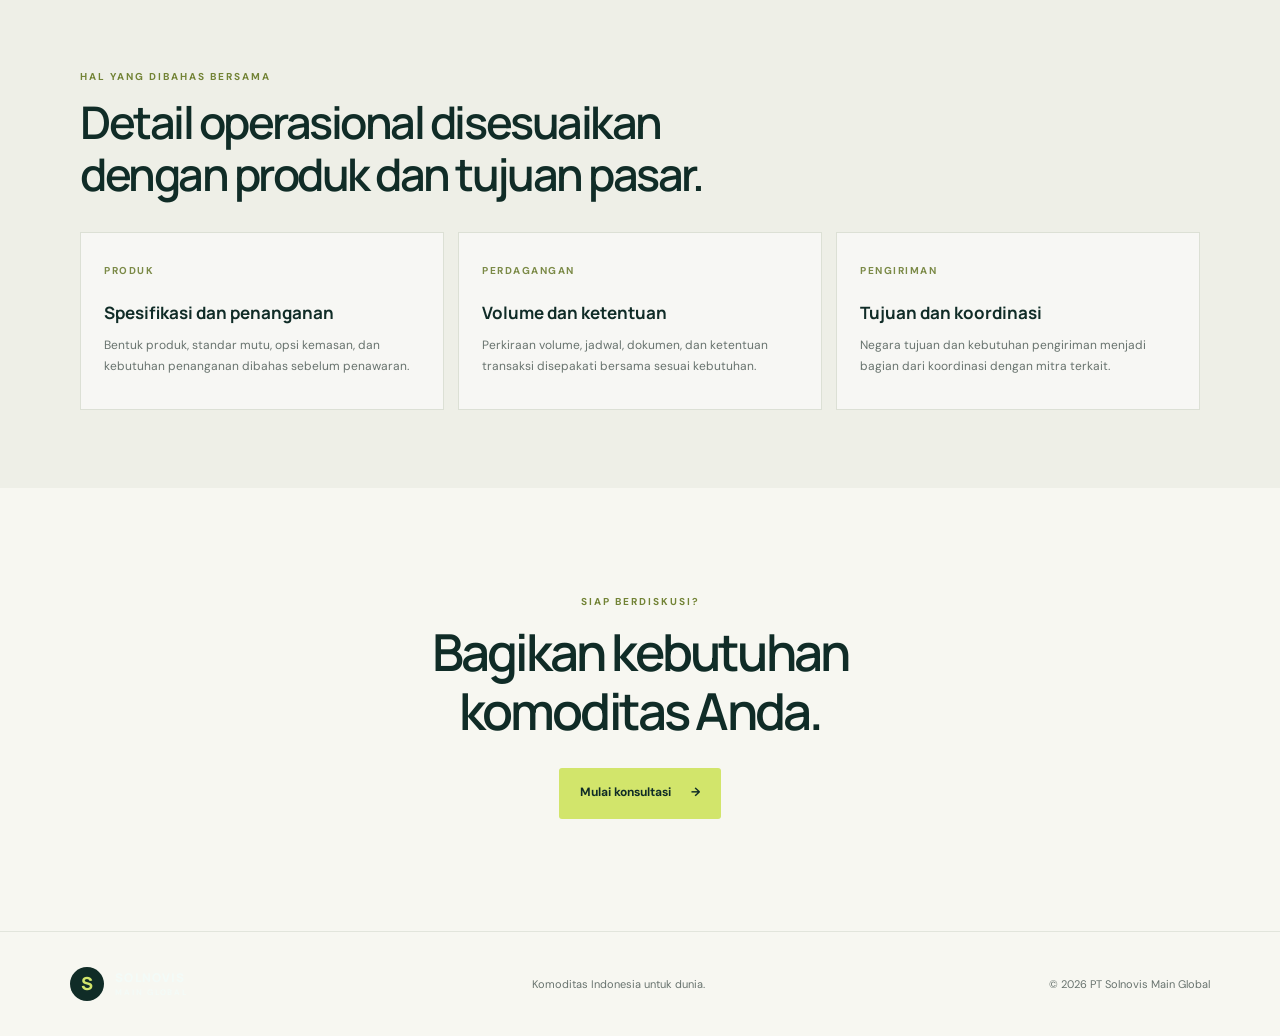
<file: services.html>
<!doctype html>
<html lang="id">
<head>
    <meta charset="UTF-8">
    <meta name="viewport" content="width=device-width, initial-scale=1">
    <meta name="description" content="Layanan perdagangan ekspor komoditas PT Solnovis Main Global dari pencarian sumber hingga koordinasi pengiriman.">
    <meta name="theme-color" content="#102c27">
    <title>Layanan | PT Solnovis Main Global</title>
    <link rel="preconnect" href="https://fonts.googleapis.com">
    <link rel="preconnect" href="https://fonts.gstatic.com" crossorigin>
    <link href="https://fonts.googleapis.com/css2?family=DM+Sans:wght@400;500;600;700&family=Manrope:wght@400;500;600;700;800&display=swap" rel="stylesheet">
    <link rel="stylesheet" href="style.css">
    <script src="script.js" defer></script>
</head>
<body>
    <header class="site-header">
        <a class="brand" href="index.html" aria-label="PT Solnovis Main Global, beranda"><span class="brand-mark" aria-hidden="true">S</span><span class="brand-name">SOLNOVIS<span>MAIN GLOBAL</span></span></a>
        <button class="menu-toggle" type="button" aria-expanded="false" aria-controls="primary-nav" aria-label="Buka menu navigasi"><span></span><span></span></button>
        <nav class="primary-nav" id="primary-nav" aria-label="Navigasi utama">
            <a href="index.html">Beranda</a><a href="about.html">Tentang Kami</a><a href="product.html">Komoditas</a><a class="active" href="services.html" aria-current="page">Layanan</a><a class="nav-cta" href="contact.html">Hubungi Kami <span aria-hidden="true">↗</span></a>
        </nav>
    </header>
    <main>
        <section class="page-hero section-wrap">
            <p class="eyebrow">Layanan perdagangan</p>
            <h1>Proses ekspor yang<br><em>dimulai dengan komunikasi.</em></h1>
            <p class="page-lead">Kami membantu menghubungkan kebutuhan pembeli dengan sumber komoditas lokal dan mengoordinasikan proses perdagangan sesuai kesepakatan.</p>
        </section>
        <section class="services-section section-wrap">
            <div class="service-intro"><p class="eyebrow">Dukungan dari hulu ke hilir</p><h2>Ruang lingkup<br>kerja sama.</h2></div>
            <div class="service-list">
                <article class="service-item"><span class="service-index">01</span><div><h3>Pencarian sumber komoditas</h3><p>Menghubungkan permintaan produk dengan jaringan sumber pertanian dan pemasok lokal di wilayah Jawa Barat.</p></div><span class="service-icon" aria-hidden="true">↗</span></article>
                <article class="service-item"><span class="service-index">02</span><div><h3>Diskusi spesifikasi dan kebutuhan</h3><p>Menyelaraskan detail produk, kebutuhan volume, dan persyaratan pembeli sebelum proses penawaran.</p></div><span class="service-icon" aria-hidden="true">↗</span></article>
                <article class="service-item"><span class="service-index">03</span><div><h3>Koordinasi perdagangan ekspor</h3><p>Mendukung komunikasi antara pihak terkait agar tahapan transaksi dan persiapan ekspor berjalan terkoordinasi.</p></div><span class="service-icon" aria-hidden="true">↗</span></article>
                <article class="service-item"><span class="service-index">04</span><div><h3>Koordinasi kebutuhan pengiriman</h3><p>Membahas pengaturan pengiriman dan dokumen yang dibutuhkan bersama mitra sesuai tujuan dan kesepakatan transaksi.</p></div><span class="service-icon" aria-hidden="true">↗</span></article>
            </div>
        </section>
        <section class="process-section">
            <div class="section-wrap">
                <p class="eyebrow eyebrow-light">Alur kerja sama</p><h2>Jelas sejak percakapan pertama.</h2>
                <div class="process-grid">
                    <article><span>01</span><h3>Ceritakan kebutuhan</h3><p>Sampaikan komoditas, spesifikasi, dan tujuan pasar yang Anda cari.</p></article>
                    <article><span>02</span><h3>Bahas ketersediaan</h3><p>Kami meninjau kebutuhan dan membahas opsi sumber yang relevan.</p></article>
                    <article><span>03</span><h3>Sepakati detail</h3><p>Spesifikasi, volume, harga, dan ketentuan dibicarakan bersama.</p></article>
                    <article><span>04</span><h3>Koordinasikan proses</h3><p>Persiapan transaksi dan pengiriman dikoordinasikan sesuai kesepakatan.</p></article>
                </div>
            </div>
        </section>
        <section class="info-band">
            <div class="section-wrap">
                <p class="eyebrow">Hal yang dibahas bersama</p>
                <h2>Detail operasional disesuaikan dengan produk dan tujuan pasar.</h2>
                <div class="info-grid">
                    <article class="info-card"><span>PRODUK</span><h3>Spesifikasi dan penanganan</h3><p>Bentuk produk, standar mutu, opsi kemasan, dan kebutuhan penanganan dibahas sebelum penawaran.</p></article>
                    <article class="info-card"><span>PERDAGANGAN</span><h3>Volume dan ketentuan</h3><p>Perkiraan volume, jadwal, dokumen, dan ketentuan transaksi disepakati bersama sesuai kebutuhan.</p></article>
                    <article class="info-card"><span>PENGIRIMAN</span><h3>Tujuan dan koordinasi</h3><p>Negara tujuan dan kebutuhan pengiriman menjadi bagian dari koordinasi dengan mitra terkait.</p></article>
                </div>
            </div>
        </section>
        <section class="closing-cta section-wrap"><p class="eyebrow">Siap berdiskusi?</p><h2>Bagikan kebutuhan<br>komoditas Anda.</h2><a class="button button-primary" href="contact.html">Mulai konsultasi <span aria-hidden="true">→</span></a></section>
    </main>
    <footer class="site-footer">
        <a class="brand brand-footer" href="index.html"><span class="brand-mark" aria-hidden="true">S</span><span class="brand-name">SOLNOVIS<span>MAIN GLOBAL</span></span></a>
        <p>Komoditas Indonesia untuk dunia.</p><span class="footer-copyright">© <span data-year>2026</span> PT Solnovis Main Global</span>
    </footer>
</body>
</html>
</file>
<file: style.css>
:root {
    color-scheme: light;
    --forest: #102c27;
    --forest-soft: #1d4038;
    --ink: #1d2b27;
    --muted: #68736e;
    --paper: #f7f7f1;
    --white: #fff;
    --lime: #d2e56b;
    --turkish: #48c9c2;
    --turkish-soft: #a1e5df;
    --line: #e2e5dc;
    --serif: Georgia, "Times New Roman", serif;
    --sans: "DM Sans", Arial, sans-serif;
    --display: "Manrope", "DM Sans", sans-serif;
}

* { box-sizing: border-box; }
html { scroll-behavior: smooth; scroll-padding-top: 100px; }
body { margin: 0; background: var(--paper); color: var(--ink); font-family: var(--sans); font-size: 16px; line-height: 1.65; -webkit-font-smoothing: antialiased; }
a { color: inherit; }
button, input, select, textarea { font: inherit; }
button, a { -webkit-tap-highlight-color: transparent; }
::selection { background: var(--lime); color: var(--forest); }

.site-header { position: sticky; top: 0; z-index: 20; display: flex; width: 100%; align-items: center; justify-content: space-between; min-height: 78px; padding: 0 max(28px, calc((100% - 1280px) / 2)); border-bottom: 1px solid rgba(72, 201, 194, .24); background: rgba(17, 39, 39, .86); box-shadow: 0 8px 30px rgba(9, 27, 28, .2), inset 0 1px 0 rgba(255, 255, 255, .06); backdrop-filter: blur(22px) saturate(155%); -webkit-backdrop-filter: blur(22px) saturate(155%); transition: transform .3s ease, opacity .3s ease; }
.site-header.is-hidden { visibility: hidden; transform: translateY(-110%); }
.brand { display: inline-flex; align-items: center; gap: 11px; text-decoration: none; }
.brand-mark { display: grid; width: 38px; height: 38px; place-items: center; border-radius: 50%; background: var(--forest); color: var(--lime); font-family: var(--display); font-size: 20px; font-weight: 800; }
.brand-name { color: #f3fbf8; font-family: var(--display); font-size: 14px; font-weight: 800; letter-spacing: .09em; line-height: 1.1; }
.brand-name span { display: block; margin-top: 4px; font-family: var(--sans); font-size: 9px; font-weight: 600; letter-spacing: .22em; }
.primary-nav { display: flex; align-items: center; gap: clamp(20px, 3vw, 43px); }
.primary-nav a { color: rgba(240, 250, 247, .82); font-size: 13px; font-weight: 600; text-decoration: none; transition: color .2s ease, background .2s ease, border-color .2s ease; }
.primary-nav a:hover, .primary-nav a.active:not(.nav-cta) { color: var(--turkish-soft); }
.primary-nav .nav-cta { padding: 10px 18px; border: 1px solid rgba(72, 201, 194, .55); border-radius: 999px; color: var(--turkish-soft); }
.primary-nav .nav-cta:hover, .primary-nav .nav-cta.active { background: rgba(72, 201, 194, .17); color: #fff; }
.nav-cta span { padding-left: 7px; }
.menu-toggle { display: none; }
.bottom-nav { position: fixed; z-index: 30; right: 50%; bottom: max(20px, env(safe-area-inset-bottom)); display: flex; justify-content: center; width: min(440px, calc(100% - 36px)); padding: 8px 12px; border: 1px solid rgba(72, 201, 194, .32); border-radius: 999px; background: rgba(17, 39, 39, .56); box-shadow: 0 12px 38px rgba(7, 24, 25, .2), inset 0 1px 0 rgba(255, 255, 255, .12); opacity: 0; pointer-events: none; transform: translate(50%, calc(110% + 20px)); transition: transform .3s ease, opacity .3s ease; backdrop-filter: blur(24px) saturate(175%); -webkit-backdrop-filter: blur(24px) saturate(175%); }
.bottom-nav.is-visible { opacity: 1; pointer-events: auto; transform: translate(50%, 0); }
.bottom-nav-inner { display: grid; width: min(760px, 100%); grid-template-columns: repeat(5, 1fr); align-items: center; }
.bottom-nav a { display: grid; min-height: 44px; place-items: center; padding-inline: 12px; border-radius: 999px; color: rgba(240, 250, 247, .78); text-align: center; text-decoration: none; transition: color .2s ease, background .2s ease; }
.bottom-nav-icon { display: block; width: 21px; height: 21px; }
.bottom-nav a:hover, .bottom-nav a.active, .bottom-nav a[aria-current="page"] { background: rgba(72, 201, 194, .16); color: var(--turkish-soft); }
.bottom-nav a.nav-cta { color: var(--turkish-soft); font-weight: 700; }

.hero { display: grid; grid-template-columns: minmax(0, 1.06fr) minmax(0, .94fr); min-height: clamp(620px, 48vw, 790px); overflow: hidden; background: var(--forest); color: var(--white); }
.hero-content { align-self: center; width: min(100%, 920px); padding: clamp(65px, 7vw, 110px) clamp(36px, 5vw, 80px) clamp(65px, 7vw, 110px) clamp(36px, 6vw, 100px); }
.eyebrow { display: flex; align-items: center; gap: 10px; margin: 0 0 21px; color: #728335; font-size: 10px; font-weight: 700; letter-spacing: .2em; line-height: 1.5; text-transform: uppercase; }
.eyebrow-line { width: 25px; height: 1px; background: var(--lime); }
h1, h2, h3, p { margin-top: 0; }
h1, h2, h3 { font-family: var(--display); }
.hero h1 { max-width: 710px; margin-bottom: 23px; font-size: clamp(44px, 4.4vw, 76px); font-weight: 600; letter-spacing: -.065em; line-height: 1.04; text-wrap: balance; }
.hero h1 span { color: var(--lime); font-family: var(--serif); font-weight: 400; font-style: italic; letter-spacing: -.045em; }
.hero-copy { max-width: 540px; margin-bottom: 29px; color: #d3ddd5; font-size: 15px; line-height: 1.85; }
.hero-actions { display: flex; align-items: center; flex-wrap: wrap; gap: 25px; }
.button { display: inline-flex; min-height: 51px; align-items: center; justify-content: center; gap: 20px; padding: 0 20px; border: 1px solid transparent; border-radius: 3px; font-size: 12px; font-weight: 700; text-decoration: none; transition: transform .2s ease, background .2s ease, color .2s ease; }
.button:hover { transform: translateY(-2px); }
.button-primary { background: var(--lime); color: var(--forest); }
.button-primary:hover { background: #e0ee9c; }
.button-light { border-color: rgba(255,255,255,.5); color: var(--white); }
.button-light:hover { background: var(--white); color: var(--forest); }
.text-link { display: inline-flex; align-items: center; gap: 10px; color: var(--forest); font-size: 12px; font-weight: 700; text-decoration: none; }
.text-link span { transition: transform .2s ease; }
.text-link:hover span { transform: translateX(4px); }
.hero .text-link { color: var(--white); }
.hero-note { display: flex; align-items: center; gap: 9px; margin-top: 50px; color: #c0ccc4; font-size: 11px; }
.note-dot { width: 7px; height: 7px; flex: 0 0 7px; border-radius: 50%; background: var(--lime); }
.hero-highlights { display: flex; flex-wrap: wrap; gap: 0; margin-top: 38px; border-top: 1px solid rgba(255,255,255,.2); }
.hero-highlight { min-width: 115px; padding: 14px 24px 0 0; }
.hero-highlight + .hero-highlight { padding-left: 24px; border-left: 1px solid rgba(255,255,255,.2); }
.hero-highlight strong { display: block; color: var(--lime); font-family: var(--display); font-size: 19px; font-weight: 700; letter-spacing: -.04em; line-height: 1.2; }
.hero-highlight span { display: block; margin-top: 4px; color: #c1cdc5; font-size: 9px; letter-spacing: .1em; text-transform: uppercase; }
.hero-art { position: relative; min-height: 530px; overflow: hidden; background: radial-gradient(ellipse at 65% 35%, rgba(210,229,107,.25), transparent 12%), linear-gradient(145deg, #385d46 0%, #203e32 43%, #132d27 100%); }
.hero-art::before, .hero-art::after { position: absolute; content: ""; border: 1px solid rgba(220,235,164,.17); border-radius: 50%; }
.hero-art::before { width: 75%; aspect-ratio: 1; top: 8%; left: 18%; }
.hero-art::after { width: 55%; aspect-ratio: 1; top: 19%; left: 28%; }
.art-orbit { position: absolute; z-index: 1; width: 1px; height: 120%; top: -10%; left: 58%; background: rgba(223,233,189,.12); transform: rotate(37deg); }
.orbit-two { left: 62%; transform: rotate(-37deg); }
.art-sun { position: absolute; top: 18%; right: 20%; width: clamp(95px, 13vw, 180px); aspect-ratio: 1; border-radius: 50%; background: radial-gradient(circle at 35% 35%, #f0e9ba, #d2c982 78%); box-shadow: 0 0 100px rgba(224,223,147,.19); animation: sun-breathe 7s ease-in-out infinite alternate; }
.art-ground { position: absolute; right: -14%; bottom: -28%; left: -12%; height: 57%; border-radius: 50% 50% 0 0; background: linear-gradient(160deg, #899649, #5e703f 45%, #374c36); transform: rotate(-9deg); }
.art-ground::after { position: absolute; top: -7%; left: 11%; width: 96%; height: 92%; border-radius: 50%; border-top: 1px solid rgba(243,237,170,.35); content: ""; transform: rotate(-5deg); }
.art-leaf { position: absolute; z-index: 2; width: 14%; height: 32%; border: 1px solid rgba(216,232,147,.75); border-radius: 100% 0 100% 0; background: linear-gradient(135deg, rgba(213,229,109,.65), rgba(76,111,60,.16) 65%); transform-origin: bottom center; animation: leaf-sway 6s ease-in-out infinite alternate; }
.art-leaf::after { position: absolute; top: 10%; left: 50%; width: 1px; height: 78%; background: rgba(240,241,194,.55); content: ""; transform: rotate(18deg); }
.leaf-one { right: 31%; bottom: 19%; transform: rotate(-39deg); }
.leaf-two { right: 44%; bottom: 20%; height: 27%; transform: rotate(16deg) scaleX(-1); }
.leaf-three { right: 22%; bottom: 18%; height: 24%; transform: rotate(40deg); }
.art-label { position: absolute; z-index: 3; bottom: 11%; left: 10%; display: flex; flex-direction: column; color: white; }
.art-label span { color: var(--lime); font-size: 9px; font-weight: 700; letter-spacing: .22em; }
.art-label strong { font-family: var(--serif); font-size: clamp(20px, 2vw, 28px); font-style: italic; font-weight: 400; }
.art-stamp { position: absolute; z-index: 3; top: 12%; left: 10%; display: grid; width: 68px; height: 68px; place-content: center; border: 1px solid rgba(255,255,255,.52); border-radius: 50%; color: white; font-size: 8px; font-weight: 700; letter-spacing: .12em; line-height: 1.5; text-align: center; transform: rotate(-14deg); }
.art-coordinate { position: absolute; z-index: 3; top: 13%; right: 8%; padding: 9px 12px; border: 1px solid rgba(255,255,255,.25); color: rgba(255,255,255,.82); font-size: 8px; font-weight: 700; letter-spacing: .16em; }
.art-caption { position: absolute; z-index: 3; right: 8%; bottom: 11%; max-width: 155px; color: rgba(255,255,255,.76); font-size: 10px; line-height: 1.7; text-align: right; }
@keyframes sun-breathe { to { transform: translateY(-10px) scale(1.04); } }
@keyframes leaf-sway { to { rotate: 4deg; } }

.section-wrap { width: min(1120px, calc(100% - 64px)); margin-inline: auto; }
.intro-section { display: grid; grid-template-columns: 1fr 1fr; gap: 10%; padding-block: 112px 107px; }
.section-heading h2, .intro-section h2, .section-topline h2, .story-copy h2, .service-intro h2, .approach-inner h2, .process-section h2, .closing-cta h2, .contact-aside h2 { margin-bottom: 0; color: var(--forest); font-size: clamp(32px, 4vw, 49px); font-weight: 600; letter-spacing: -.055em; line-height: 1.15; }
.section-heading h2 em, .story-copy h2 em, .page-hero h1 em { color: #8a9848; font-family: var(--serif); font-weight: 400; }
.intro-copy { align-self: end; padding-bottom: 7px; }
.intro-copy p { max-width: 500px; margin-bottom: 22px; color: var(--muted); font-size: 14px; line-height: 1.95; }
.commodity-section { padding-bottom: 116px; }
.section-topline { display: flex; align-items: end; justify-content: space-between; gap: 25px; margin-bottom: 33px; }
.section-topline .eyebrow { margin-bottom: 13px; }
.section-topline h2 { font-size: clamp(29px, 3.2vw, 41px); }
.commodity-grid { display: grid; grid-template-columns: repeat(4, 1fr); gap: 14px; }
.commodity-card { position: relative; display: flex; min-height: 267px; flex-direction: column; justify-content: space-between; overflow: hidden; padding: 21px; border-radius: 3px; color: var(--white); text-decoration: none; transition: transform .25s ease; }
.commodity-card:hover { transform: translateY(-5px); }
.commodity-card::before { position: absolute; width: 185px; height: 185px; top: 22%; right: -25px; border: 1px solid rgba(255,255,255,.25); border-radius: 50%; content: ""; }
.commodity-card::after { position: absolute; width: 125px; height: 125px; top: 33%; right: 5px; border: 1px solid rgba(255,255,255,.23); border-radius: 50%; content: ""; }
.card-cardamom { background: linear-gradient(145deg, #718151, #354a36); }
.card-nutmeg { background: linear-gradient(145deg, #956a47, #573d30); }
.card-ginger { background: linear-gradient(145deg, #c28b43, #79543a); }
.card-candlenut { background: linear-gradient(145deg, #89925e, #48513a); }
.commodity-number { z-index: 1; font-size: 9px; font-weight: 700; letter-spacing: .14em; }
.commodity-card h3 { z-index: 1; margin: 0; font-family: var(--serif); font-size: 30px; font-weight: 400; }
.spice-symbol { position: absolute; top: 40%; right: 22%; z-index: 1; color: rgba(242,237,191,.8); font-family: var(--serif); font-size: 67px; line-height: 1; }
.card-arrow { position: absolute; right: 21px; bottom: 23px; z-index: 1; font-size: 16px; }

.approach-section { padding-block: 86px 55px; background: var(--forest); color: var(--white); }
.approach-inner { display: grid; grid-template-columns: 1fr 1fr; gap: 10% 8%; }
.eyebrow-light { color: var(--lime); }
.approach-inner h2, .process-section h2 { color: var(--white); font-size: clamp(33px, 4vw, 48px); }
.approach-copy { align-self: end; }
.approach-copy p { max-width: 450px; margin-bottom: 23px; color: #c1cdc5; font-size: 14px; line-height: 1.9; }
.approach-steps { grid-column: 1 / -1; display: grid; grid-template-columns: repeat(4, 1fr); border-top: 1px solid rgba(255,255,255,.18); }
.approach-steps div { padding: 20px 16px 5px 0; }
.approach-steps span, .process-grid article > span { color: var(--lime); font-size: 10px; font-weight: 700; letter-spacing: .15em; }
.approach-steps p { margin: 9px 0 0; color: #e3e9e3; font-size: 12px; }
.closing-cta { padding-block: 106px 112px; text-align: center; }
.closing-cta .eyebrow { justify-content: center; margin-bottom: 14px; }
.closing-cta h2 { margin-bottom: 27px; font-size: clamp(34px, 4vw, 51px); }
.info-band { padding-block: 78px; background: #eeefe7; }
.info-band .eyebrow { margin-bottom: 13px; }
.info-band h2 { max-width: 690px; margin-bottom: 32px; color: var(--forest); font-size: clamp(31px, 4vw, 45px); font-weight: 600; letter-spacing: -.055em; line-height: 1.15; }
.info-grid { display: grid; grid-template-columns: repeat(3, 1fr); gap: 14px; }
.info-card { min-height: 178px; padding: 23px; border: 1px solid #dce0d5; background: rgba(255,255,255,.55); }
.info-card > span { color: #7b8a47; font-size: 10px; font-weight: 700; letter-spacing: .15em; }
.info-card h3 { margin: 16px 0 8px; color: var(--forest); font-size: 17px; }
.info-card p { max-width: 350px; margin: 0; color: var(--muted); font-size: 12px; line-height: 1.8; }
.value-strip { display: grid; grid-template-columns: repeat(3, 1fr); gap: 24px; padding-block: 32px; border-top: 1px solid var(--line); border-bottom: 1px solid var(--line); }
.value-strip p { margin: 0; color: var(--muted); font-size: 12px; line-height: 1.8; }
.value-strip strong { display: block; margin-bottom: 5px; color: var(--forest); font-family: var(--display); font-size: 14px; }
.faq-section { padding-block: 72px 90px; }
.faq-section h2 { margin-bottom: 24px; color: var(--forest); font-size: clamp(30px, 3.5vw, 42px); letter-spacing: -.05em; }
.faq-list { display: grid; grid-template-columns: repeat(2, 1fr); gap: 12px; }
.faq-item { padding: 20px; border: 1px solid var(--line); background: rgba(255,255,255,.45); }
.faq-item h3 { margin-bottom: 8px; color: var(--forest); font-size: 14px; }
.faq-item p { margin: 0; color: var(--muted); font-size: 12px; line-height: 1.8; }

.site-footer { display: flex; align-items: center; justify-content: space-between; gap: 20px; min-height: 105px; padding: 20px max(5.5vw, 28px); border-top: 1px solid var(--line); }
.brand-footer .brand-mark { width: 34px; height: 34px; font-size: 18px; }
.brand-footer .brand-name { font-size: 12px; }
.brand-footer .brand-name span { font-size: 8px; }
.site-footer > p, .footer-copyright { margin: 0; color: var(--muted); font-size: 11px; }

.page-hero { padding-block: 95px 83px; }
.page-hero .eyebrow { margin-bottom: 18px; }
.page-hero h1 { max-width: 900px; margin-bottom: 22px; color: var(--forest); font-size: clamp(43px, 6vw, 72px); font-weight: 600; letter-spacing: -.065em; line-height: 1.09; }
.page-lead { max-width: 640px; margin-bottom: 0; color: var(--muted); font-size: 16px; line-height: 1.9; }
.story-section { display: grid; grid-template-columns: .92fr 1.08fr; align-items: center; gap: 9%; padding-bottom: 112px; }
.story-art { position: relative; display: grid; min-height: 405px; place-items: center; overflow: hidden; background: linear-gradient(145deg, #c9d197, #879360 55%, #4c654a); }
.story-art::before, .story-art::after { position: absolute; width: 83%; aspect-ratio: 1; border: 1px solid rgba(255,255,255,.35); border-radius: 50%; content: ""; }
.story-art::after { width: 59%; }
.story-art-label { z-index: 1; color: #f7f7ed; font-family: var(--display); font-size: clamp(32px, 4vw, 49px); font-weight: 800; letter-spacing: -.07em; line-height: .98; text-align: center; }
.story-art-label i { color: var(--forest); font-family: var(--serif); font-weight: 400; }
.story-art-orbit { position: absolute; width: 1px; height: 130%; background: rgba(255,255,255,.28); transform: rotate(42deg); }
.story-copy .eyebrow { margin-bottom: 13px; }
.story-copy h2 { margin-bottom: 20px; font-size: clamp(31px, 3.5vw, 43px); }
.story-copy > p:not(.eyebrow) { color: var(--muted); font-size: 13px; line-height: 1.95; }
.regions-section { padding-block: 84px 93px; background: #eeefe7; }
.regions-section .section-topline { align-items: end; margin-bottom: 31px; }
.regions-section h2 { font-size: clamp(30px, 3.5vw, 42px); }
.regions-intro { max-width: 320px; margin-bottom: 4px; color: var(--muted); font-size: 13px; }
.region-list { display: flex; flex-wrap: wrap; gap: 10px; }
.region-list span { padding: 11px 17px; border: 1px solid #d7dccd; border-radius: 30px; color: var(--forest); font-size: 12px; font-weight: 600; }

.products-list { padding-bottom: 45px; }
.product-feature { display: grid; grid-template-columns: 1fr 1fr; align-items: center; gap: 9%; padding: 0 0 62px; margin-bottom: 60px; border-bottom: 1px solid var(--line); }
.product-feature:last-child { margin-bottom: 0; border-bottom: 0; }
.product-reverse .product-visual { order: 2; }
.product-reverse .product-detail { order: 1; }
.product-visual { position: relative; display: grid; min-height: 300px; place-items: center; overflow: hidden; }
.product-visual::before, .product-visual::after { position: absolute; width: 68%; aspect-ratio: 1; border: 1px solid rgba(255,255,255,.32); border-radius: 50%; content: ""; }
.product-visual::after { width: 47%; }
.product-visual-cardamom { background: linear-gradient(145deg, #a7ad75, #5d7049 55%, #344c3e); }
.product-visual-nutmeg { background: linear-gradient(145deg, #c18f66, #8a583b 55%, #583a2d); }
.product-visual-ginger { background: linear-gradient(145deg, #dab66a, #ba8044 55%, #775039); }
.product-visual-candlenut { background: linear-gradient(145deg, #c6c59a, #8c9464 55%, #4c5b43); }
.product-visual-symbol { z-index: 1; color: rgba(248,243,215,.86); font-family: var(--serif); font-size: clamp(82px, 11vw, 132px); }
.product-visual-index { position: absolute; right: 18px; bottom: 13px; color: rgba(255,255,255,.78); font-family: var(--display); font-size: 11px; font-weight: 700; letter-spacing: .15em; }
.product-detail .eyebrow { margin-bottom: 11px; }
.product-detail h2 { margin-bottom: 17px; color: var(--forest); font-size: clamp(34px, 4vw, 48px); font-weight: 600; letter-spacing: -.05em; }
.product-detail h2 em { display: block; margin-top: 2px; color: #87904d; font-family: var(--serif); font-size: .72em; font-weight: 400; }
.product-detail > p:not(.eyebrow) { max-width: 480px; margin-bottom: 23px; color: var(--muted); font-size: 13px; line-height: 1.9; }
.product-note { display: flex; align-items: center; gap: 15px; padding-block: 23px; margin-bottom: 65px; border-top: 1px solid var(--line); border-bottom: 1px solid var(--line); }
.note-icon { display: grid; width: 25px; height: 25px; flex: 0 0 25px; place-items: center; border: 1px solid #a8b179; border-radius: 50%; color: #6b7837; font-family: var(--serif); font-size: 14px; }
.product-note p { flex: 1; margin: 0; color: var(--muted); font-size: 12px; }
.product-note .text-link { white-space: nowrap; }

.services-section { display: grid; grid-template-columns: .7fr 1.3fr; gap: 9%; padding-bottom: 113px; }
.service-intro h2 { font-size: clamp(32px, 3.5vw, 44px); }
.service-list { border-top: 1px solid var(--line); }
.service-item { display: grid; grid-template-columns: 48px 1fr 24px; gap: 15px; align-items: start; padding: 22px 0; border-bottom: 1px solid var(--line); }
.service-index { padding-top: 4px; color: #788544; font-size: 10px; font-weight: 700; letter-spacing: .15em; }
.service-item h3 { margin-bottom: 7px; color: var(--forest); font-size: 17px; font-weight: 700; letter-spacing: -.02em; }
.service-item p { max-width: 550px; margin: 0; color: var(--muted); font-size: 12px; line-height: 1.8; }
.service-icon { color: #7b8a47; font-size: 16px; }
.process-section { padding-block: 82px 95px; background: var(--forest); }
.process-section h2 { margin-bottom: 39px; }
.process-grid { display: grid; grid-template-columns: repeat(4, 1fr); gap: 20px; }
.process-grid article { padding: 20px 18px 3px 0; border-top: 1px solid rgba(255,255,255,.28); }
.process-grid h3 { margin: 16px 0 9px; color: var(--white); font-size: 16px; }
.process-grid p { margin: 0; color: #c3d0c8; font-size: 12px; line-height: 1.8; }

.contact-page-hero { padding-bottom: 53px; }
.contact-section { display: grid; grid-template-columns: .72fr 1.28fr; gap: 10%; padding-bottom: 110px; }
.contact-aside h2 { margin-bottom: 18px; font-size: clamp(31px, 3.4vw, 42px); }
.contact-aside > p:not(.eyebrow) { max-width: 350px; color: var(--muted); font-size: 13px; line-height: 1.9; }
.contact-note { display: flex; align-items: start; gap: 9px; max-width: 320px; margin-top: 28px; color: #6b756f; font-size: 11px; line-height: 1.7; }
.contact-note .note-dot { margin-top: 6px; }
.contact-form { display: flex; flex-direction: column; gap: 19px; padding: 29px; background: var(--white); box-shadow: 0 15px 45px rgba(16,44,39,.06); }
.form-row { display: grid; grid-template-columns: 1fr 1fr; gap: 16px; }
.contact-form label { display: flex; flex-direction: column; gap: 8px; color: var(--forest); font-size: 11px; font-weight: 700; }
.contact-form label > span { display: inline; color: #a85638; }
.contact-form input, .contact-form select, .contact-form textarea { width: 100%; padding: 12px 13px; border: 1px solid #dfe3da; border-radius: 2px; outline: none; background: #fcfcf9; color: var(--ink); font-size: 12px; font-weight: 400; transition: border-color .2s ease, box-shadow .2s ease; }
.contact-form input:focus, .contact-form select:focus, .contact-form textarea:focus { border-color: #87944e; box-shadow: 0 0 0 3px rgba(135,148,78,.13); }
.contact-form input::placeholder, .contact-form textarea::placeholder { color: #929a94; }
.contact-form textarea { resize: vertical; }
.form-submit { align-self: start; border: 0; cursor: pointer; }
.form-status { margin: -8px 0 0; color: var(--muted); font-size: 11px; line-height: 1.65; }

@media (min-width: 1500px) {
    .hero { min-height: min(760px, 54vw); }
}
@media (max-width: 900px) {
    .site-header { min-height: 66px; padding-inline: 23px; }
    .primary-nav { gap: 18px; }
    .primary-nav a { font-size: 12px; }
    .primary-nav .nav-cta { padding: 10px 12px; }
    .hero { min-height: 550px; }
    .hero-content { padding-left: 6vw; padding-right: 5vw; }
    .hero-art { min-height: 490px; }
    .section-wrap { width: min(100% - 50px, 1120px); }
    .commodity-grid { grid-template-columns: repeat(2, 1fr); }
    .commodity-card { min-height: 230px; }
    .story-section { gap: 6%; }
    .services-section { grid-template-columns: .8fr 1.2fr; gap: 6%; }
    .contact-section { gap: 6%; }
}
@media (max-width: 680px) {
    html { scroll-padding-top: 65px; scroll-padding-bottom: 75px; }
    body { padding-bottom: 64px; }
    .site-header { top: 0; width: 100%; min-height: 62px; padding-inline: 16px; }
    .brand-mark { width: 35px; height: 35px; }
    .menu-toggle { display: flex; width: 42px; height: 42px; flex-direction: column; align-items: center; justify-content: center; gap: 6px; border: 1px solid rgba(72, 201, 194, .4); border-radius: 50%; background: rgba(72, 201, 194, .1); cursor: pointer; }
    .menu-toggle span { display: block; width: 17px; height: 1.5px; background: var(--turkish-soft); transition: transform .2s ease; }
    .menu-toggle[aria-expanded="true"] span:first-child { transform: translateY(3.75px) rotate(45deg); }
    .menu-toggle[aria-expanded="true"] span:last-child { transform: translateY(-3.75px) rotate(-45deg); }
    .primary-nav { position: absolute; top: calc(100% + 9px); right: 12px; left: 12px; display: none; align-items: stretch; gap: 0; padding: 8px 20px 20px; border: 1px solid rgba(72, 201, 194, .3); border-radius: 22px; background: rgba(17, 39, 39, .92); box-shadow: 0 14px 38px rgba(7, 24, 25, .25); backdrop-filter: blur(22px) saturate(160%); -webkit-backdrop-filter: blur(22px) saturate(160%); }
    .primary-nav.is-open { display: flex; flex-direction: column; }
    .primary-nav a { padding: 13px 4px; border-bottom: 1px solid rgba(255, 255, 255, .1); font-size: 13px; }
    .primary-nav .nav-cta { align-self: start; margin-top: 12px; padding: 10px 15px; border: 1px solid rgba(72, 201, 194, .55); border-radius: 999px; }
    .hero { grid-template-columns: 1fr; }
    .hero { min-height: auto; }
    .hero-content { width: 100%; padding: 68px 26px 44px; }
    .hero h1 { max-width: 560px; font-size: clamp(43px, 12vw, 63px); }
    .hero-copy { font-size: 14px; }
    .hero-note { margin-top: 36px; }
    .hero-highlights { margin-top: 28px; }
    .hero-highlight { min-width: 0; flex: 1; padding-right: 12px; }
    .hero-highlight + .hero-highlight { padding-left: 12px; }
    .hero-highlight strong { font-size: 16px; }
    .hero-highlight span { font-size: 8px; letter-spacing: .06em; }
    .hero-art { min-height: 340px; }
    .art-coordinate { top: 10%; right: 6%; }
    .art-caption { right: 6%; bottom: 8%; max-width: 125px; font-size: 9px; }
    .art-sun { top: 12%; right: 20%; width: 115px; }
    .art-ground { bottom: -34%; }
    .section-wrap { width: calc(100% - 42px); }
    .intro-section { grid-template-columns: 1fr; gap: 24px; padding-block: 72px 75px; }
    .intro-copy p { font-size: 13px; }
    .commodity-section { padding-bottom: 78px; }
    .section-topline { align-items: start; flex-direction: column; gap: 16px; margin-bottom: 24px; }
    .section-topline h2 { font-size: 32px; }
    .commodity-grid { gap: 10px; }
    .commodity-card { min-height: 190px; padding: 16px; }
    .commodity-card h3 { font-size: 25px; }
    .commodity-number { font-size: 8px; }
    .spice-symbol { right: 18%; font-size: 54px; }
    .approach-section { padding-block: 67px 37px; }
    .approach-inner { grid-template-columns: 1fr; gap: 22px; }
    .approach-inner h2, .process-section h2 { font-size: 37px; }
    .approach-steps { grid-column: auto; grid-template-columns: 1fr 1fr; gap: 0 15px; margin-top: 15px; }
    .approach-steps div { padding-block: 16px 7px; }
    .closing-cta { padding-block: 76px 81px; }
    .closing-cta h2 { font-size: 37px; }
    .info-band { padding-block: 58px; }
    .info-grid, .value-strip, .faq-list { grid-template-columns: 1fr; gap: 10px; }
    .info-band h2 { font-size: 34px; }
    .info-card { min-height: 0; padding: 18px; }
    .info-card h3 { margin-top: 11px; }
    .value-strip { gap: 18px; padding-block: 23px; }
    .faq-section { padding-block: 58px 68px; }
    .bottom-nav { bottom: max(12px, env(safe-area-inset-bottom)); width: min(440px, calc(100% - 24px)); padding: 6px; }
    .bottom-nav-inner { width: 100%; }
    .bottom-nav a { min-height: 42px; padding-inline: 4px; }
    .site-footer { align-items: start; flex-direction: column; gap: 13px; padding: 24px 21px; }
    .site-footer > p { margin-top: 1px; }
    .page-hero { padding-block: 70px 56px; }
    .page-hero h1 { font-size: clamp(42px, 11vw, 60px); }
    .page-lead { font-size: 14px; }
    .story-section { grid-template-columns: 1fr; gap: 31px; padding-bottom: 75px; }
    .story-art { min-height: 310px; }
    .story-copy h2 { font-size: 36px; }
    .regions-section { padding-block: 65px 72px; }
    .regions-section .section-topline { gap: 12px; }
    .regions-intro { margin: 0; }
    .region-list { gap: 8px; }
    .region-list span { padding: 9px 13px; font-size: 11px; }
    .product-feature { grid-template-columns: 1fr; gap: 23px; padding-bottom: 35px; margin-bottom: 37px; }
    .product-reverse .product-visual, .product-reverse .product-detail { order: initial; }
    .product-visual { min-height: 270px; }
    .product-detail h2 { font-size: 39px; }
    .product-note { align-items: start; flex-wrap: wrap; margin-bottom: 45px; }
    .product-note p { flex-basis: calc(100% - 45px); }
    .product-note .text-link { margin-left: 40px; }
    .services-section { grid-template-columns: 1fr; gap: 28px; padding-bottom: 75px; }
    .service-intro h2 { font-size: 37px; }
    .service-item { grid-template-columns: 34px 1fr 18px; gap: 9px; }
    .service-item h3 { font-size: 15px; }
    .process-section { padding-block: 67px 72px; }
    .process-section h2 { margin-bottom: 28px; font-size: 35px; }
    .process-grid { grid-template-columns: 1fr 1fr; gap: 20px 16px; }
    .process-grid h3 { font-size: 14px; }
    .contact-page-hero { padding-bottom: 35px; }
    .contact-section { grid-template-columns: 1fr; gap: 28px; padding-bottom: 75px; }
    .contact-aside h2 { font-size: 36px; }
    .contact-form { gap: 15px; padding: 20px 16px; }
    .form-row { grid-template-columns: 1fr; gap: 15px; }
}
@media (prefers-reduced-motion: reduce) {
    *, *::before, *::after { scroll-behavior: auto !important; transition-duration: .01ms !important; animation-duration: .01ms !important; animation-iteration-count: 1 !important; }
}
</file>
